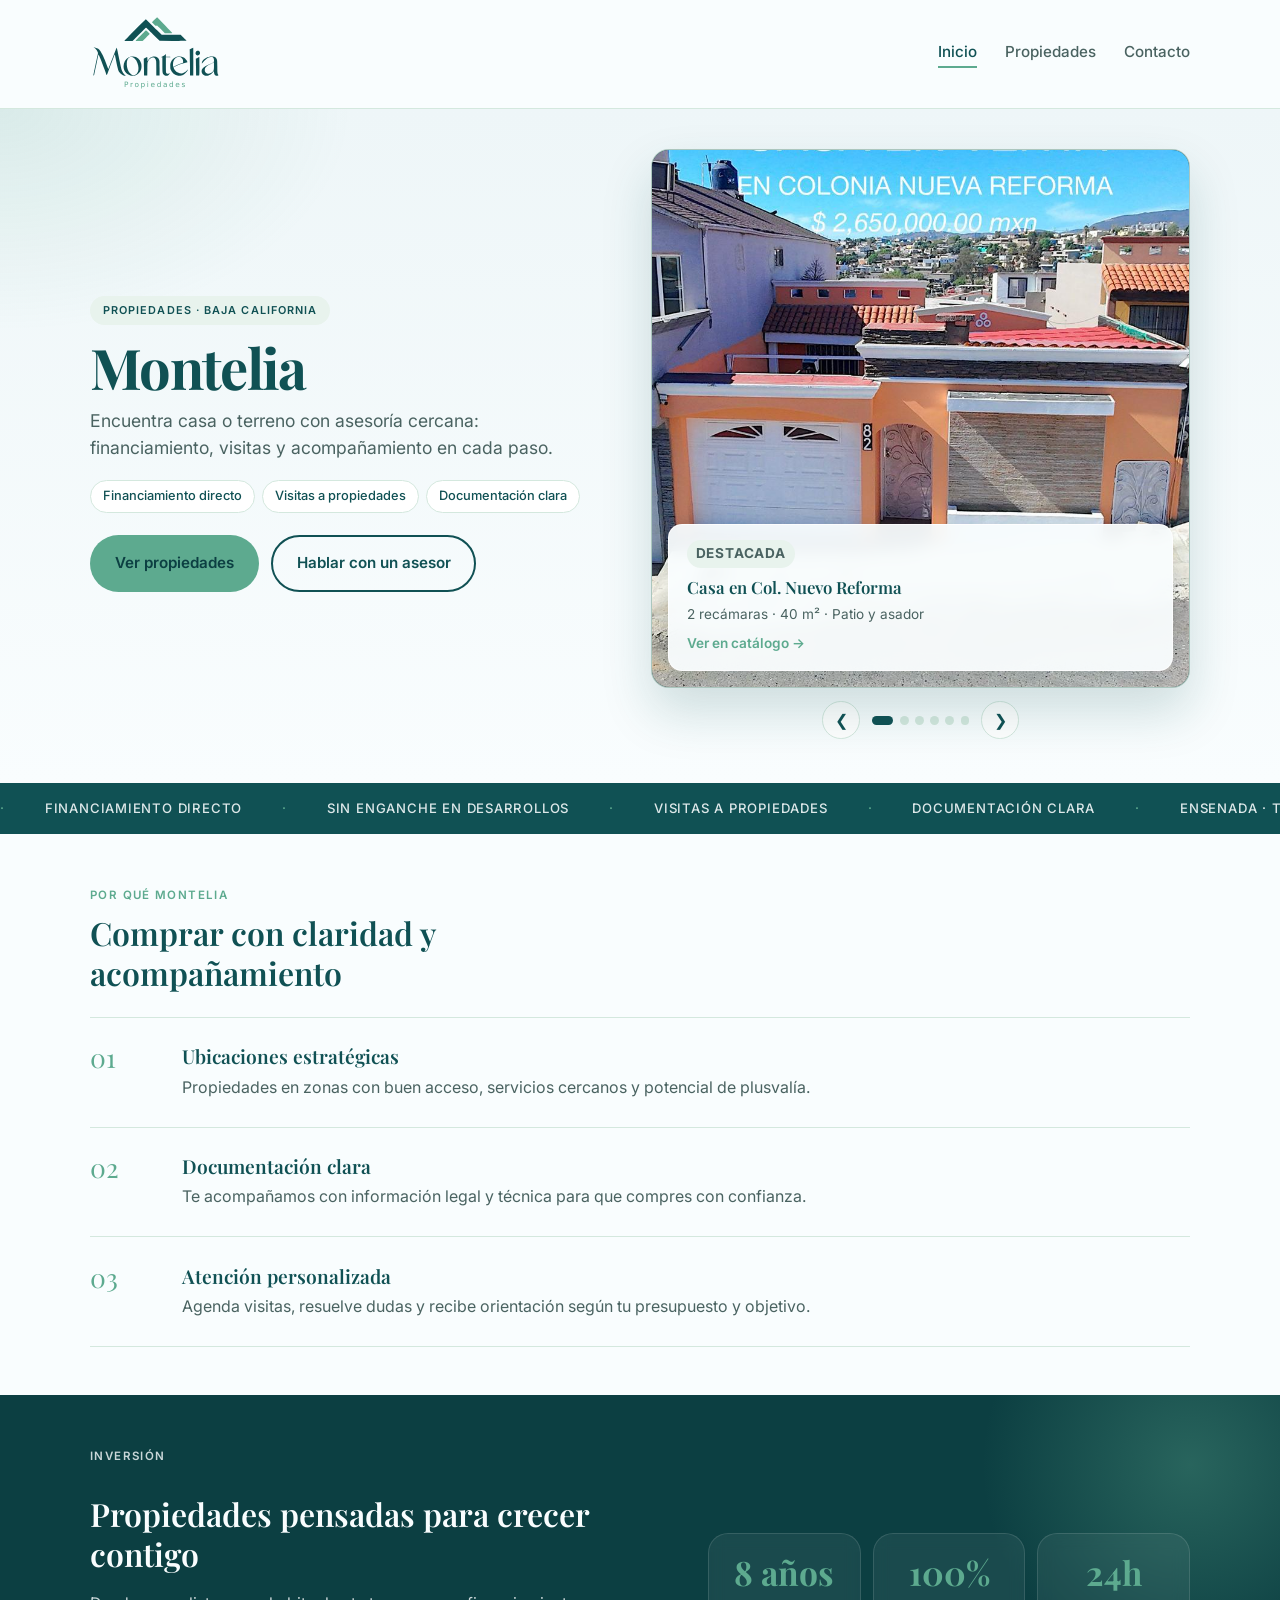
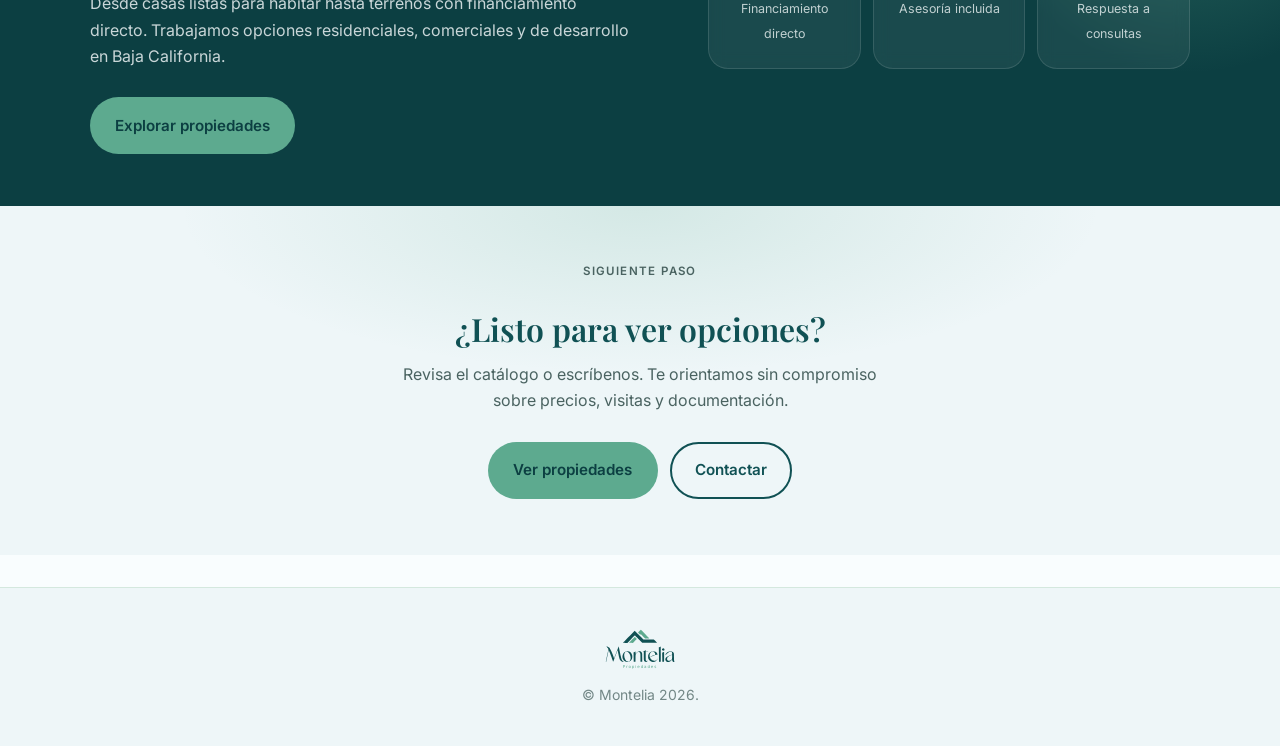
<file: index.html>
<!DOCTYPE html>
<html lang="es">
<head>
  <meta charset="UTF-8">
  <meta name="viewport" content="width=device-width, initial-scale=1.0">
  <meta name="description" content="Montelia. Propiedades con financiamiento directo en Baja California. Asesoría personalizada en cada etapa.">
  <title>Montelia</title>
  <link rel="icon" href="images/mtn-fav.svg?v=2" type="image/svg+xml">
  <link rel="stylesheet" href="css/style.css">
  <link rel="stylesheet" href="css/home-moderno.css">
  <link rel="preconnect" href="https://fonts.googleapis.com">
  <link rel="preconnect" href="https://fonts.gstatic.com" crossorigin>
  <link href="https://fonts.googleapis.com/css2?family=Inter:wght@400;500;600;700&family=Playfair+Display:wght@600;700&display=swap" rel="stylesheet">
</head>
<body>
  <header class="header">
    <div class="container header-inner">
      <a href="index.html" class="logo">
        <img src="images/Montelia-logo.svg" alt="Montelia">
      </a>
      <button class="nav-toggle" aria-label="Abrir menú" aria-expanded="false">
        <span></span>
        <span></span>
        <span></span>
      </button>
      <nav class="nav">
        <a href="index.html" class="nav-link active">Inicio</a>
        <a href="propiedades/index.html" class="nav-link">Propiedades</a>
        <a href="contacto/index.html" class="nav-link">Contacto</a>
      </nav>
    </div>
  </header>

  <main class="home-v2">
    <section class="v2-hero v2-hero--realty">
      <div class="container v2-hero__layout">
        <div class="v2-hero__copy">
          <p class="v2-hero__tag">Propiedades · Baja California</p>
          <h1 class="v2-hero__brand">Montelia</h1>
          <p class="v2-hero__lead">
            Encuentra casa o terreno con asesoría cercana: financiamiento, visitas y acompañamiento en cada paso.
          </p>
          <ul class="v2-hero__perks">
            <li>Financiamiento directo</li>
            <li>Visitas a propiedades</li>
            <li>Documentación clara</li>
          </ul>
          <div class="v2-hero__actions">
            <a href="propiedades/index.html" class="v2-btn v2-btn--primary">Ver propiedades</a>
            <a href="contacto/index.html" class="v2-btn v2-btn--outline">Hablar con un asesor</a>
          </div>
        </div>

        <div class="v2-hero__visual" data-hero-slider>
          <div class="v2-hero__slides">
            <article class="v2-hero__slide is-active">
              <figure class="v2-hero__photo">
                <img src="images/nvo_reforma/ref_prin.jpeg" alt="Casa en venta en Col. Nuevo Reforma">
              </figure>
              <a href="propiedades/index.html" class="v2-hero__listing">
                <span class="v2-hero__listing-badge">Destacada</span>
                <strong>Casa en Col. Nuevo Reforma</strong>
                <span>2 recámaras · 40 m² · Patio y asador</span>
                <em>Ver en catálogo →</em>
              </a>
            </article>
            <article class="v2-hero__slide">
              <figure class="v2-hero__photo">
                <img src="images/ruvareal/ruvareal-1.jpeg" alt="Terrenos en Fincas Ruvareal, Ojos Negros">
              </figure>
              <a href="propiedades/index.html" class="v2-hero__listing">
                <span class="v2-hero__listing-badge">Destacada</span>
                <strong>Fincas Ruvareal · Ojos Negros</strong>
                <span>Desde 1,248 m² · $5,000 / mes · Sin enganche</span>
                <em>Ver en catálogo →</em>
              </a>
            </article>
            <article class="v2-hero__slide">
              <figure class="v2-hero__photo">
                <img src="images/Cuernos_venado/dji_fly_20260610_122754%E2%80%AFp.m._0107_1781120123195_photo_beautify.JPG" alt="Terrenos en Cuero de Venado, Tijuana">
              </figure>
              <a href="propiedades/index.html" class="v2-hero__listing">
                <span class="v2-hero__listing-badge">Destacada</span>
                <strong>Terrenos en Cuero de Venado</strong>
                <span>Financiamiento · Sin enganche · Tijuana</span>
                <em>Ver en catálogo →</em>
              </a>
            </article>
            <article class="v2-hero__slide">
              <figure class="v2-hero__photo">
                <img src="images/chn/IMG_0239.jpeg" alt="Predio comercial e industrial en Ensenada">
              </figure>
              <a href="propiedades/index.html" class="v2-hero__listing">
                <span class="v2-hero__listing-badge">Destacada</span>
                <strong>Predio comercial · Ensenada</strong>
                <span>1,273 m² · Listo para escriturar</span>
                <em>Ver en catálogo →</em>
              </a>
            </article>
            <article class="v2-hero__slide">
              <figure class="v2-hero__photo">
                <img src="images/encantada/dji_fly_20260721_115612_0127_1784830935716_photo_beautify.jpeg" alt="Terreno en La Encantada">
              </figure>
              <a href="propiedades/index.html" class="v2-hero__listing">
                <span class="v2-hero__listing-badge">Destacada</span>
                <strong>Terreno en La Encantada</strong>
                <span>1,945 m² · $510,000 MXN</span>
                <em>Ver en catálogo →</em>
              </a>
            </article>
            <article class="v2-hero__slide">
              <figure class="v2-hero__photo">
                <img src="images/sta_maria/573fa8db-a2d1-46aa-8524-d60a6d1aaf7b.jpeg" alt="Terrenos en Rancho Santa María">
              </figure>
              <a href="propiedades/index.html" class="v2-hero__listing">
                <span class="v2-hero__listing-badge">Destacada</span>
                <strong>Rancho Santa María</strong>
                <span>Desde 500 m² · $650 / m²</span>
                <em>Ver en catálogo →</em>
              </a>
            </article>
          </div>
          <div class="v2-hero__controls">
            <button type="button" class="v2-hero__arrow v2-hero__arrow--prev" aria-label="Propiedad anterior">&#10094;</button>
            <div class="v2-hero__dots" role="tablist" aria-label="Propiedades destacadas"></div>
            <button type="button" class="v2-hero__arrow v2-hero__arrow--next" aria-label="Propiedad siguiente">&#10095;</button>
          </div>
        </div>
      </div>
    </section>

    <div class="v2-strip" aria-hidden="true">
      <div class="v2-strip__track">
        <span>Financiamiento directo</span>
        <span>Sin enganche en desarrollos</span>
        <span>Visitas a propiedades</span>
        <span>Documentación clara</span>
        <span>Ensenada · Tijuana</span>
        <span>Financiamiento directo</span>
        <span>Sin enganche en desarrollos</span>
        <span>Visitas a propiedades</span>
        <span>Documentación clara</span>
        <span>Ensenada · Tijuana</span>
      </div>
    </div>

    <section class="v2-features">
      <div class="container">
        <p class="v2-section-label v2-reveal">Por qué Montelia</p>
        <h2 class="v2-reveal" style="--d: 1">Comprar con claridad y acompañamiento</h2>
        <div class="v2-feature-list">
          <article class="v2-feature v2-reveal" style="--d: 1">
            <span class="v2-feature__num" aria-hidden="true">01</span>
            <div>
              <h3>Ubicaciones estratégicas</h3>
              <p>Propiedades en zonas con buen acceso, servicios cercanos y potencial de plusvalía.</p>
            </div>
          </article>
          <article class="v2-feature v2-reveal" style="--d: 2">
            <span class="v2-feature__num" aria-hidden="true">02</span>
            <div>
              <h3>Documentación clara</h3>
              <p>Te acompañamos con información legal y técnica para que compres con confianza.</p>
            </div>
          </article>
          <article class="v2-feature v2-reveal" style="--d: 3">
            <span class="v2-feature__num" aria-hidden="true">03</span>
            <div>
              <h3>Atención personalizada</h3>
              <p>Agenda visitas, resuelve dudas y recibe orientación según tu presupuesto y objetivo.</p>
            </div>
          </article>
        </div>
      </div>
    </section>

    <section class="v2-showcase">
      <div class="container v2-showcase__grid">
        <div class="v2-reveal">
          <p class="v2-section-label">Inversión</p>
          <h2>Propiedades pensadas para crecer contigo</h2>
          <p>
            Desde casas listas para habitar hasta terrenos con financiamiento directo.
            Trabajamos opciones residenciales, comerciales y de desarrollo en Baja California.
          </p>
          <a href="propiedades/index.html" class="v2-btn v2-btn--primary">Explorar propiedades</a>
        </div>
        <div class="v2-stats">
          <article class="v2-stat v2-reveal" style="--d: 1">
            <strong>8 años</strong>
            <span>Financiamiento directo</span>
          </article>
          <article class="v2-stat v2-reveal" style="--d: 2">
            <strong>100%</strong>
            <span>Asesoría incluida</span>
          </article>
          <article class="v2-stat v2-reveal" style="--d: 3">
            <strong>24h</strong>
            <span>Respuesta a consultas</span>
          </article>
        </div>
      </div>
    </section>

    <section class="v2-closing">
      <div class="container">
        <p class="v2-section-label v2-reveal">Siguiente paso</p>
        <h2 class="v2-reveal" style="--d: 1">¿Listo para ver opciones?</h2>
        <p class="v2-reveal" style="--d: 2">
          Revisa el catálogo o escríbenos. Te orientamos sin compromiso sobre precios, visitas y documentación.
        </p>
        <div class="v2-closing__actions v2-reveal" style="--d: 3">
          <a href="propiedades/index.html" class="v2-btn v2-btn--primary">Ver propiedades</a>
          <a href="contacto/index.html" class="v2-btn v2-btn--ghost">Contactar</a>
        </div>
      </div>
    </section>
  </main>

  <footer class="footer">
    <div class="container footer-inner">
      <a href="index.html" class="footer-logo">
        <img src="images/Montelia-logo.svg" alt="Montelia">
      </a>
      <p class="footer-copy">&copy; Montelia 2026.</p>
    </div>
  </footer>

  <script src="js/main.js"></script>
  <script>
    document.querySelectorAll(".v2-reveal").forEach((el) => {
      const io = new IntersectionObserver(
        (entries) => {
          entries.forEach((entry) => {
            if (!entry.isIntersecting) return;
            entry.target.classList.add("is-visible");
            io.unobserve(entry.target);
          });
        },
        { threshold: 0.15, rootMargin: "0px 0px -30px 0px" }
      );
      io.observe(el);
    });

    (function initHeroSlider() {
      const root = document.querySelector("[data-hero-slider]");
      if (!root) return;

      const slides = Array.from(root.querySelectorAll(".v2-hero__slide"));
      const dotsWrap = root.querySelector(".v2-hero__dots");
      const btnPrev = root.querySelector(".v2-hero__arrow--prev");
      const btnNext = root.querySelector(".v2-hero__arrow--next");
      if (!slides.length || !dotsWrap) return;

      let index = 0;
      let timer = null;
      const reduceMotion = window.matchMedia("(prefers-reduced-motion: reduce)").matches;

      slides.forEach((_, i) => {
        const dot = document.createElement("button");
        dot.type = "button";
        dot.className = "v2-hero__dot" + (i === 0 ? " is-active" : "");
        dot.setAttribute("aria-label", "Ir a propiedad " + (i + 1));
        dot.addEventListener("click", () => goTo(i, true));
        dotsWrap.appendChild(dot);
      });

      const dots = Array.from(dotsWrap.querySelectorAll(".v2-hero__dot"));

      function goTo(next, userAction) {
        index = (next + slides.length) % slides.length;
        slides.forEach((slide, i) => {
          slide.classList.toggle("is-active", i === index);
        });
        dots.forEach((dot, i) => {
          dot.classList.toggle("is-active", i === index);
        });
        if (userAction) restart();
      }

      function next() {
        goTo(index + 1);
      }

      function prev() {
        goTo(index - 1, true);
      }

      function restart() {
        if (reduceMotion) return;
        clearInterval(timer);
        timer = setInterval(next, 5000);
      }

      btnPrev?.addEventListener("click", prev);
      btnNext?.addEventListener("click", () => goTo(index + 1, true));

      root.addEventListener("mouseenter", () => clearInterval(timer));
      root.addEventListener("mouseleave", restart);

      restart();
    })();
  </script>
</body>
</html>
</file>
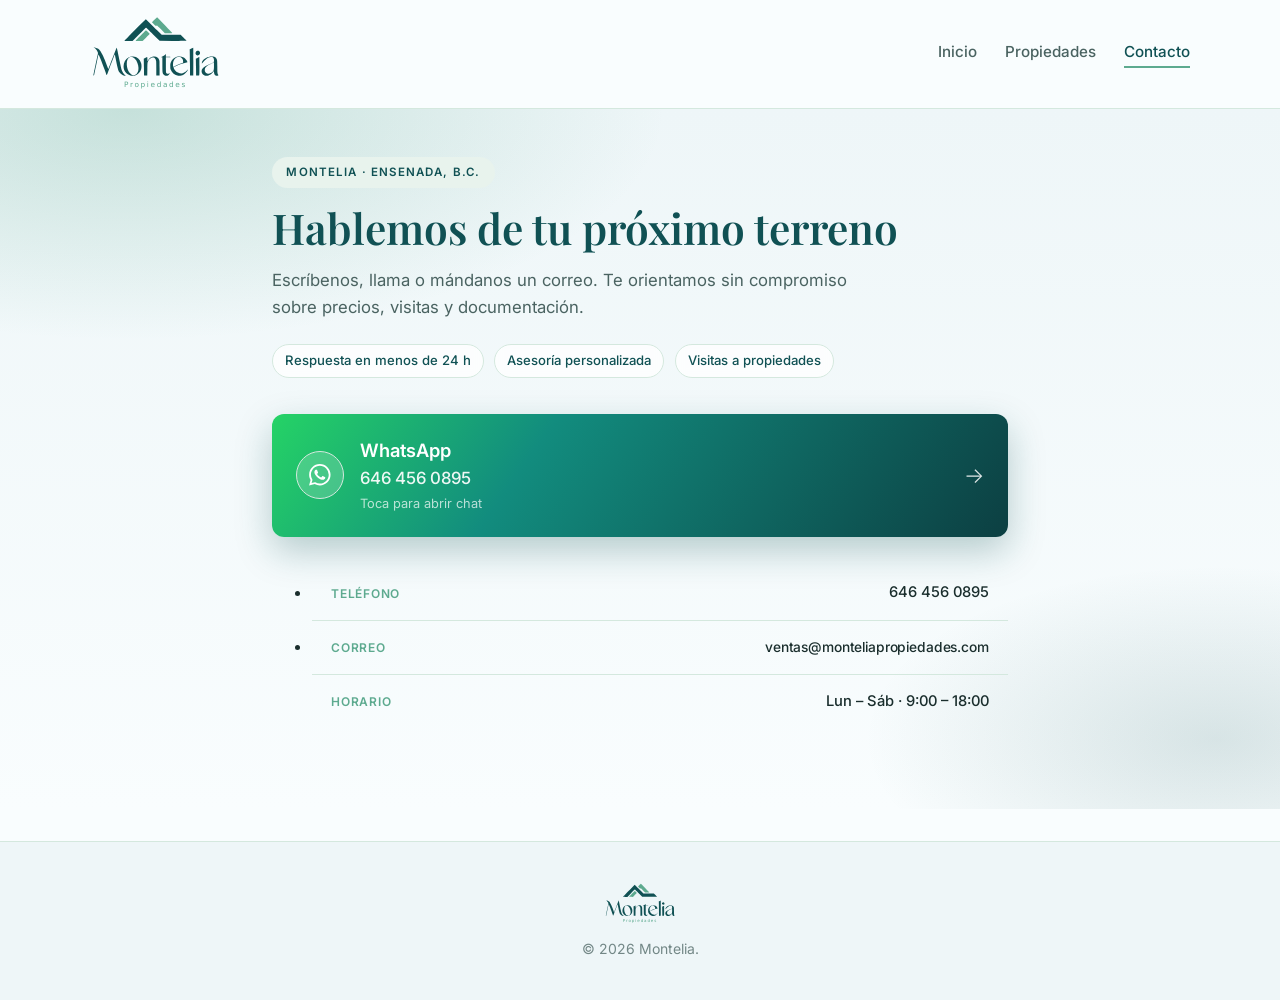
<file: contacto/index.html>
<!DOCTYPE html>
<html lang="es">
<head>
  <meta charset="UTF-8">
  <meta name="viewport" content="width=device-width, initial-scale=1.0">
  <meta name="description" content="Contacta con Montelia para información sobre terrenos en venta.">
  <title>Contacto | Montelia</title>
  <link rel="icon" href="../images/mtn-fav.svg?v=2" type="image/svg+xml">
  <link rel="stylesheet" href="../css/style.css">
  <link rel="preconnect" href="https://fonts.googleapis.com">
  <link rel="preconnect" href="https://fonts.gstatic.com" crossorigin>
  <link href="https://fonts.googleapis.com/css2?family=Inter:wght@400;500;600&family=Playfair+Display:wght@600;700&display=swap" rel="stylesheet">
</head>
<body>
  <header class="header">
    <div class="container header-inner">
      <a href="../index.html" class="logo">
        <img src="../images/Montelia-logo.svg" alt="Montelia">
      </a>
      <button class="nav-toggle" aria-label="Abrir menú" aria-expanded="false">
        <span></span>
        <span></span>
        <span></span>
      </button>
      <nav class="nav">
        <a href="../index.html" class="nav-link">Inicio</a>
        <a href="../propiedades/index.html" class="nav-link">Propiedades</a>
        <a href="../contacto/index.html" class="nav-link active">Contacto</a>
      </nav>
    </div>
  </header>

  <main class="contact-page">
    <section class="contact-hero">
      <div class="contact-hero__bg" aria-hidden="true"></div>
      <div class="container contact-hero__inner">
        <header class="contact-hero__head">
          <p class="contact-hero__tag">Montelia · Ensenada, B.C.</p>
          <h1>Hablemos de tu próximo terreno</h1>
          <p class="contact-hero__lead">Escríbenos, llama o mándanos un correo. Te orientamos sin compromiso sobre precios, visitas y documentación.</p>
          <ul class="contact-hero__perks">
            <li>Respuesta en menos de 24 h</li>
            <li>Asesoría personalizada</li>
            <li>Visitas a propiedades</li>
          </ul>
        </header>

        <div class="contact-channels">
          <a class="contact-channel contact-channel--whatsapp" href="https://wa.me/526464560895" target="_blank" rel="noopener noreferrer">
            <span class="contact-channel__icon" aria-hidden="true">
              <svg viewBox="0 0 24 24"><path d="M17.472 14.382c-.297-.149-1.758-.867-2.03-.967-.273-.099-.471-.148-.67.15-.197.297-.767.966-.94 1.164-.173.199-.347.223-.644.075-.297-.15-1.255-.463-2.39-1.475-.883-.788-1.48-1.761-1.653-2.059-.173-.297-.018-.458.13-.606.134-.133.298-.347.446-.52.149-.174.198-.298.298-.497.099-.198.05-.371-.025-.52-.075-.149-.669-1.612-.916-2.207-.242-.579-.487-.5-.669-.51-.173-.008-.371-.01-.57-.01-.198 0-.52.074-.792.372-.272.297-1.04 1.016-1.04 2.479 0 1.462 1.065 2.875 1.213 3.074.149.198 2.096 3.2 5.077 4.487.709.306 1.262.489 1.694.625.712.227 1.36.195 1.871.118.571-.085 1.758-.719 2.006-1.413.248-.694.248-1.289.173-1.413-.074-.124-.272-.198-.57-.347m-5.421 7.403h-.004a9.87 9.87 0 01-5.031-1.378l-.361-.214-3.741.982.998-3.648-.235-.374a9.86 9.86 0 01-1.51-5.26c.001-5.45 4.436-9.884 9.888-9.884 2.64 0 5.122 1.03 6.988 2.898a9.825 9.825 0 012.893 6.994c-.003 5.45-4.435 9.884-9.881 9.884m8.413-18.297A11.815 11.815 0 0012.05 0C5.495 0 .16 5.335.157 11.892c0 2.096.547 4.142 1.588 5.945L.057 24l6.305-1.654a11.882 11.882 0 005.683 1.448h.005c6.554 0 11.89-5.335 11.893-11.893a11.821 11.821 0 00-3.48-8.413z"/></svg>
            </span>
            <span class="contact-channel__content">
              <strong class="contact-channel__title">WhatsApp</strong>
              <span class="contact-channel__value">646 456 0895</span>
              <span class="contact-channel__hint">Toca para abrir chat</span>
            </span>
            <span class="contact-channel__arrow" aria-hidden="true">→</span>
          </a>

          <ul class="contact-meta">
            <li>
              <a href="tel:+526464560895">
                <span class="contact-meta__label">Teléfono</span>
                <span class="contact-meta__value">646 456 0895</span>
              </a>
            </li>
            <li>
              <a href="mailto:ventas@monteliapropiedades.ocm">
                <span class="contact-meta__label">Correo</span>
                <span class="contact-meta__value contact-meta__value--email">ventas@monteliapropiedades.com</span>
              </a>
            </li>
            <li class="contact-meta__item--static">
              <span class="contact-meta__label">Horario</span>
              <span class="contact-meta__value">Lun – Sáb · 9:00 – 18:00</span>
            </li>
          </ul>
        </div>
      </div>
    </section>
  </main>

  <footer class="footer">
    <div class="container footer-inner">
      <a href="../index.html" class="footer-logo">
        <img src="../images/Montelia-logo.svg" alt="Montelia">
      </a>
      <p class="footer-copy">&copy; 2026 Montelia.</p>
    </div>
  </footer>

  <script src="../js/main.js"></script>
</body>
</html>
</file>
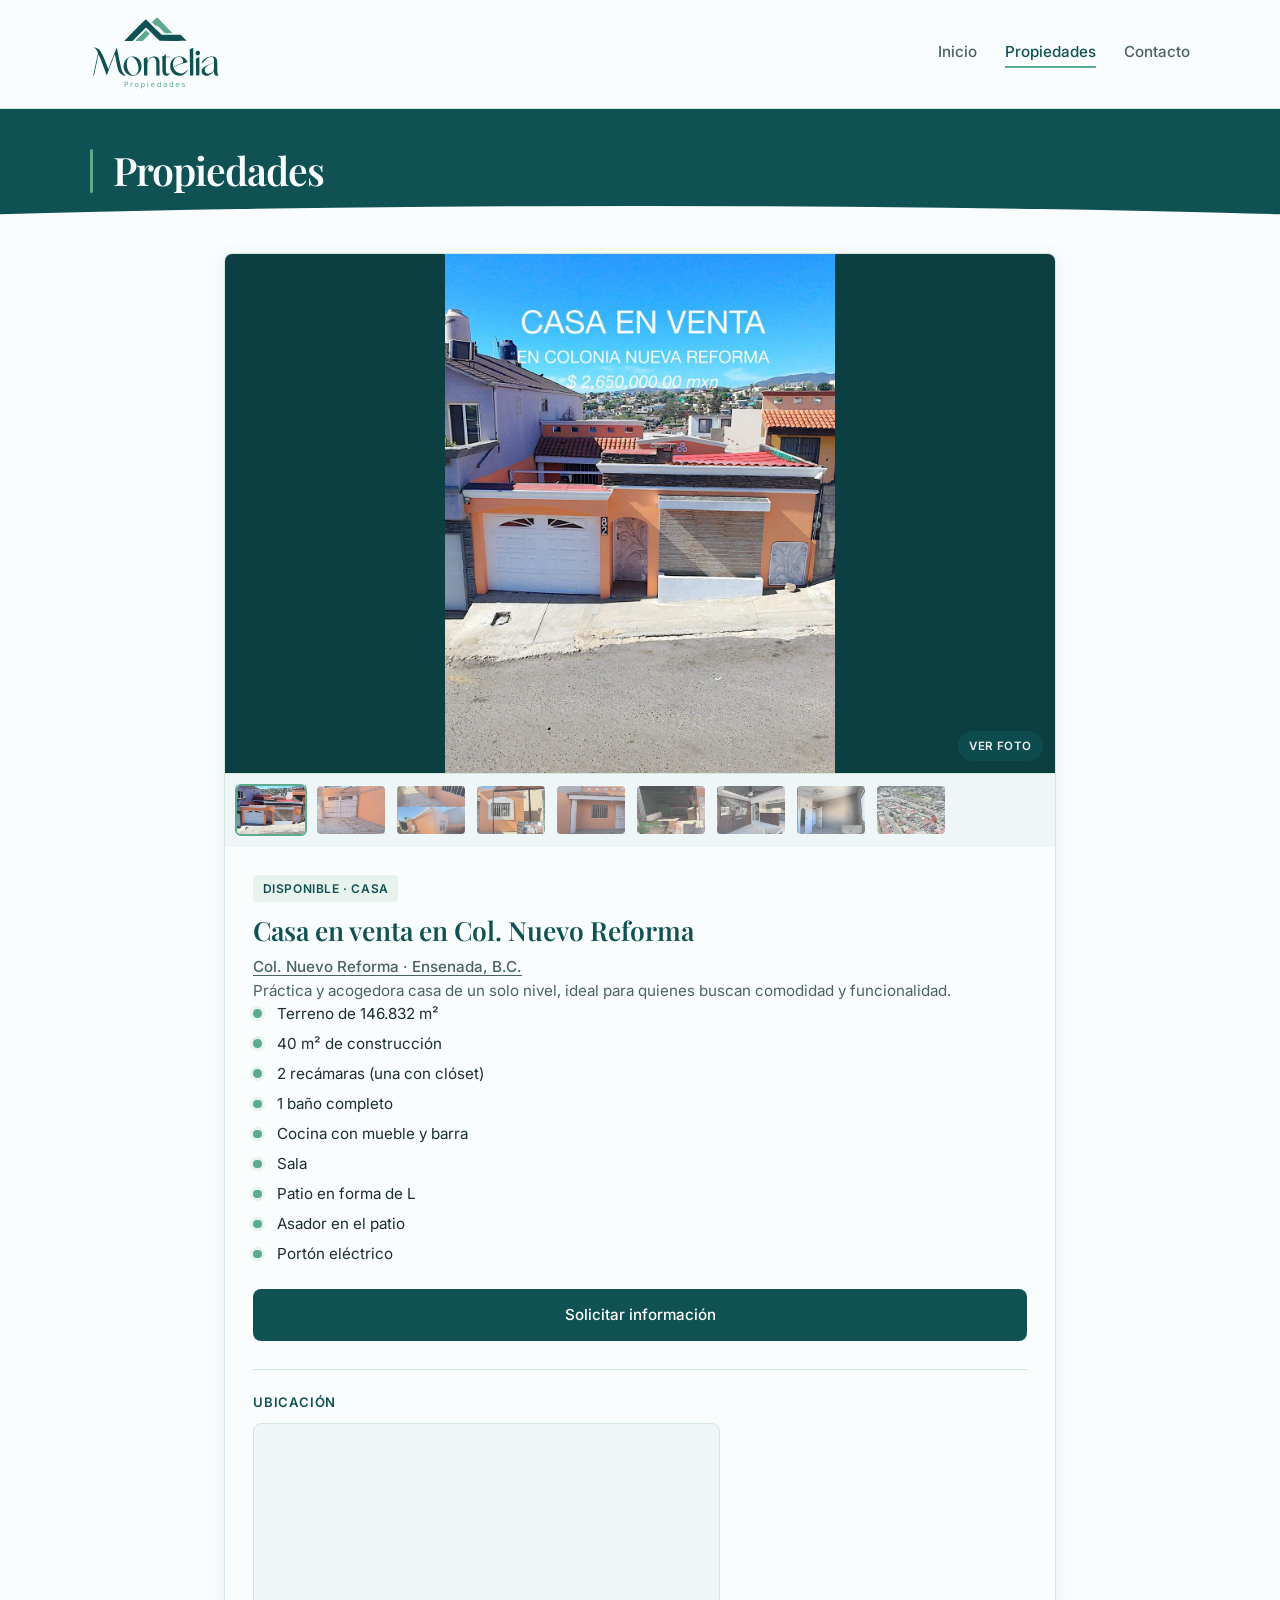
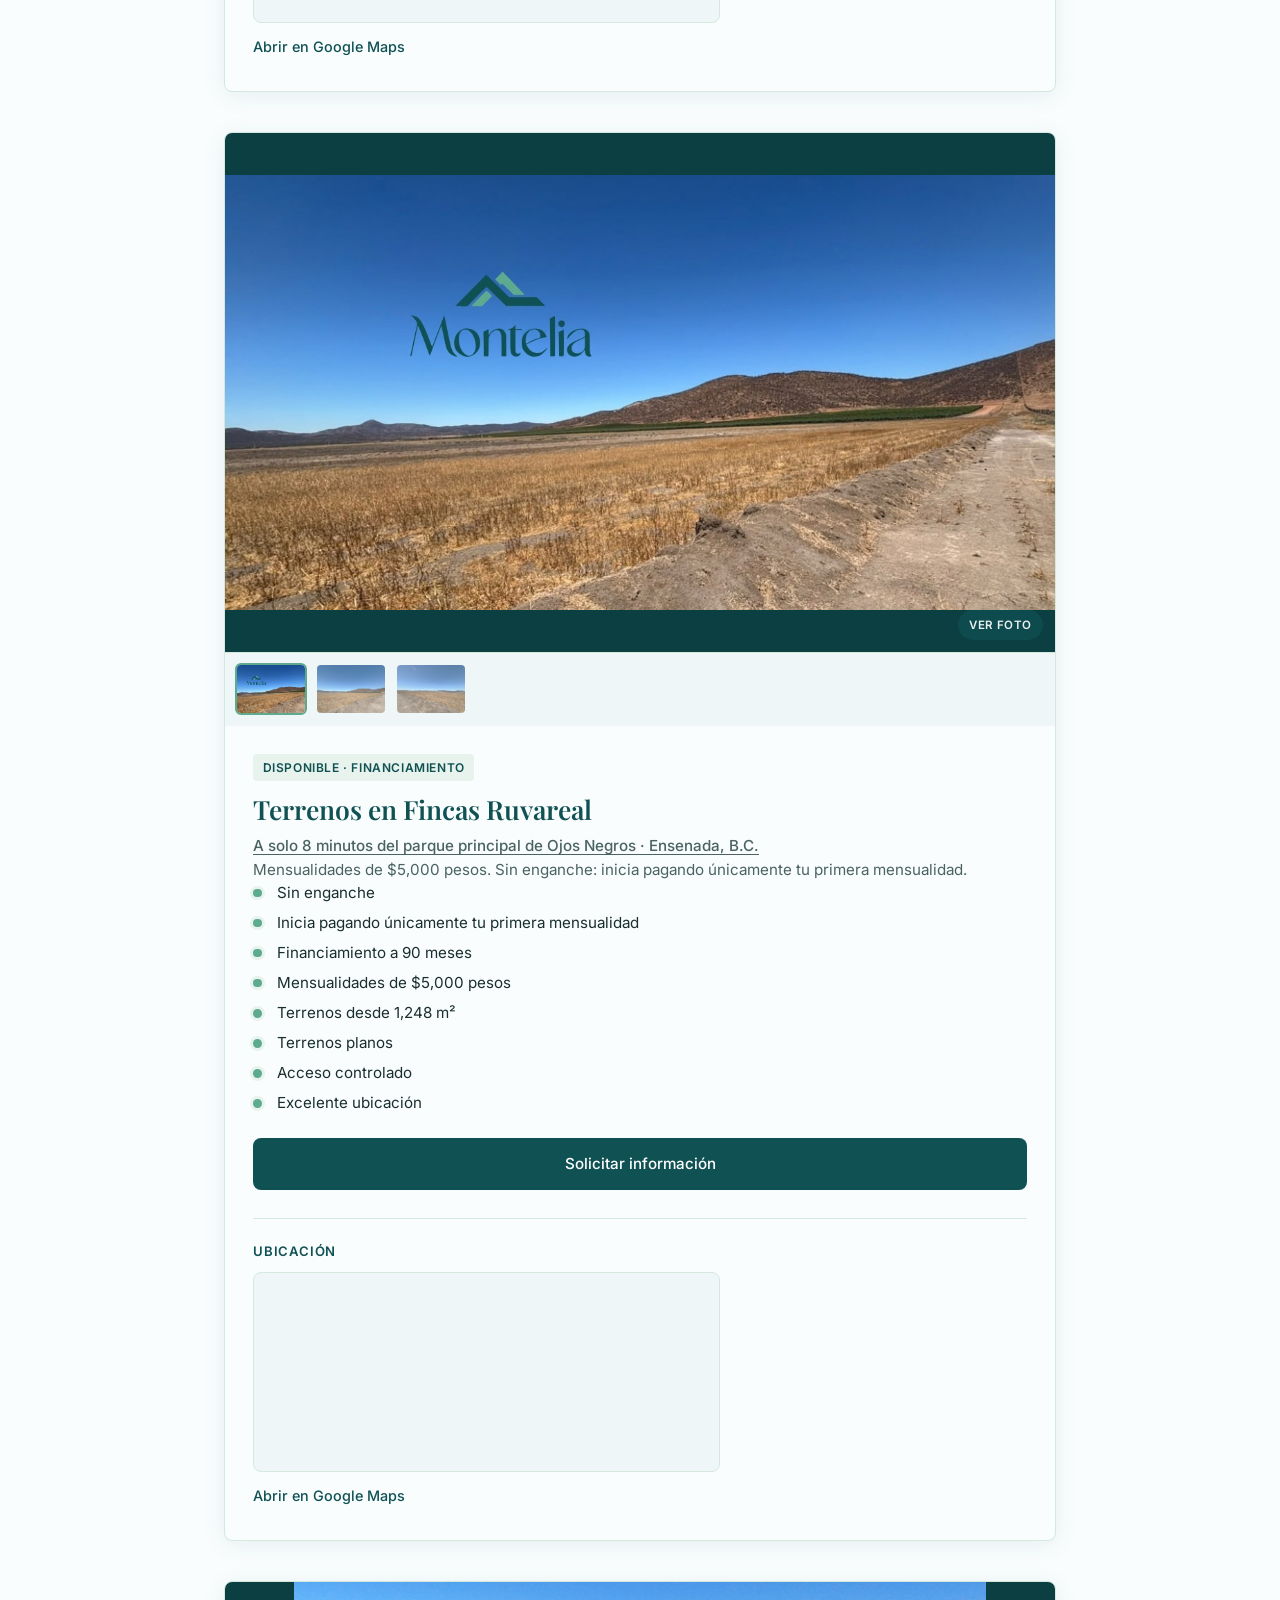
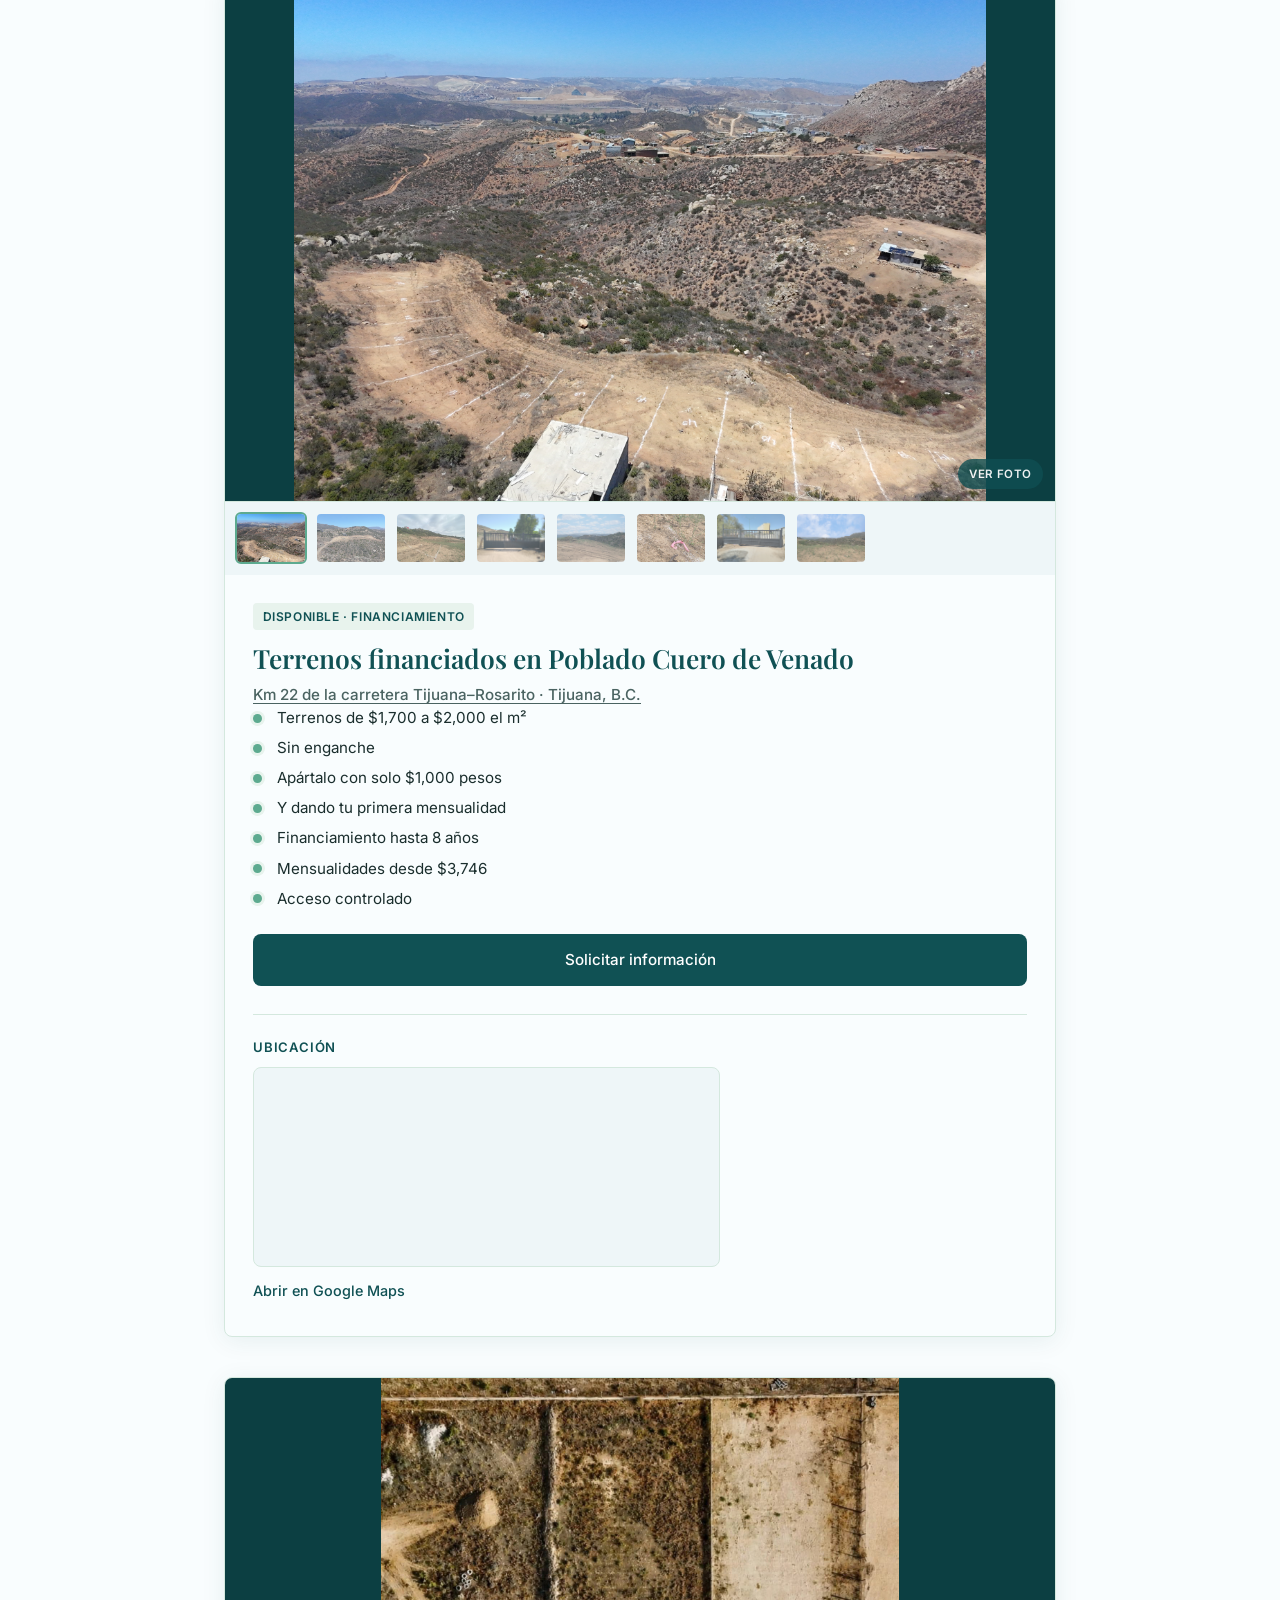
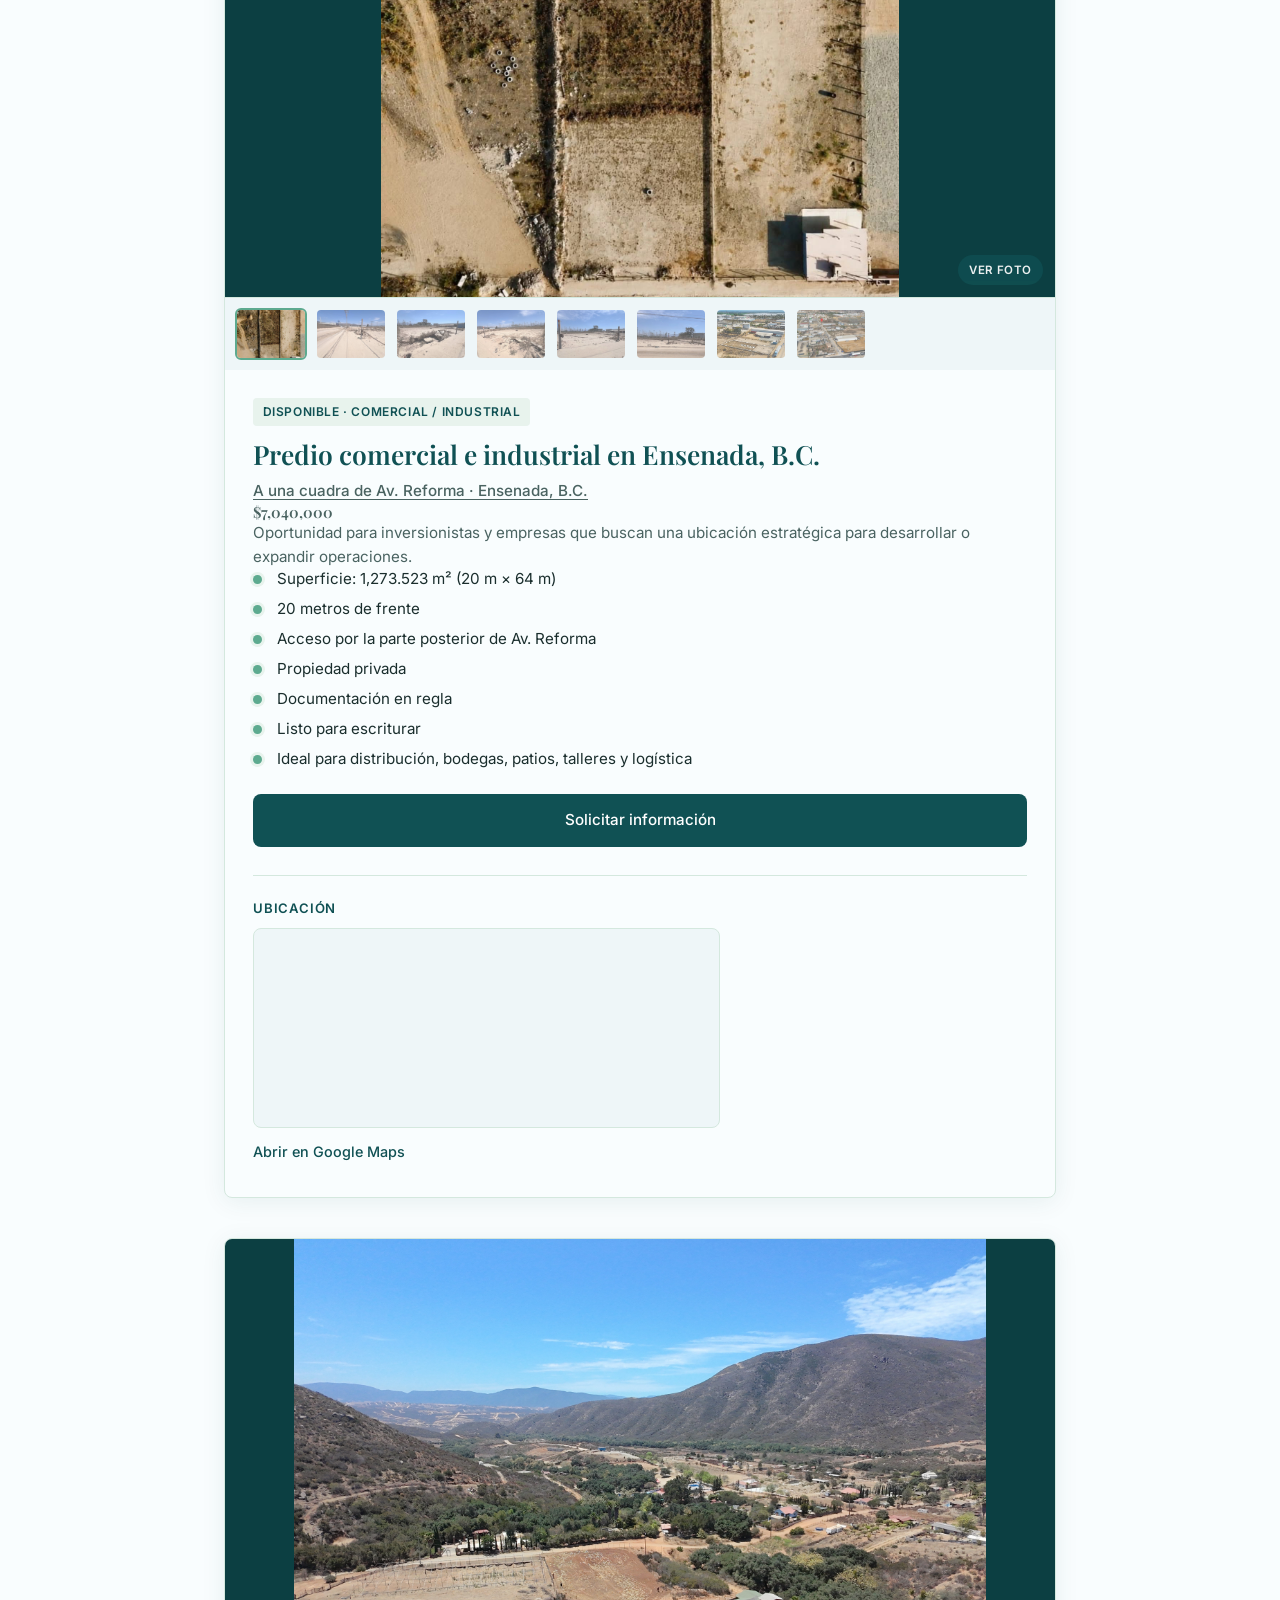
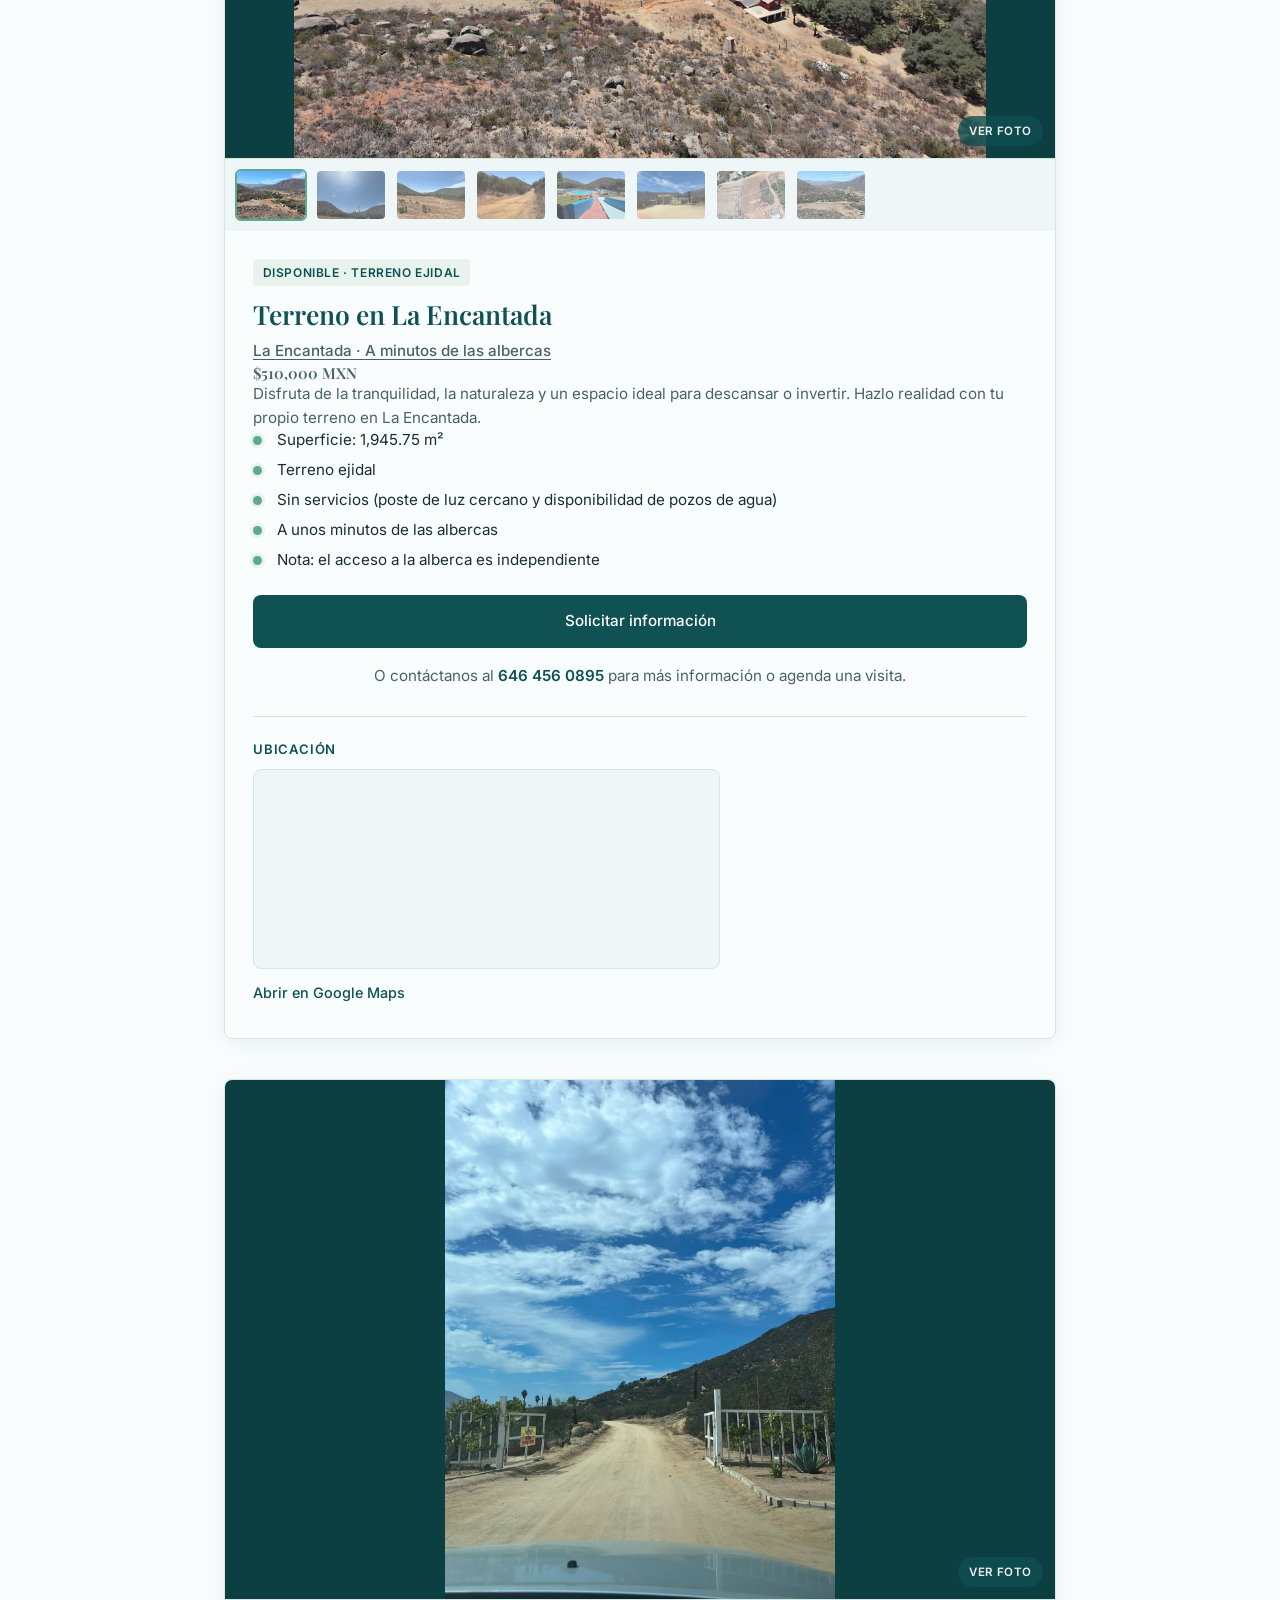
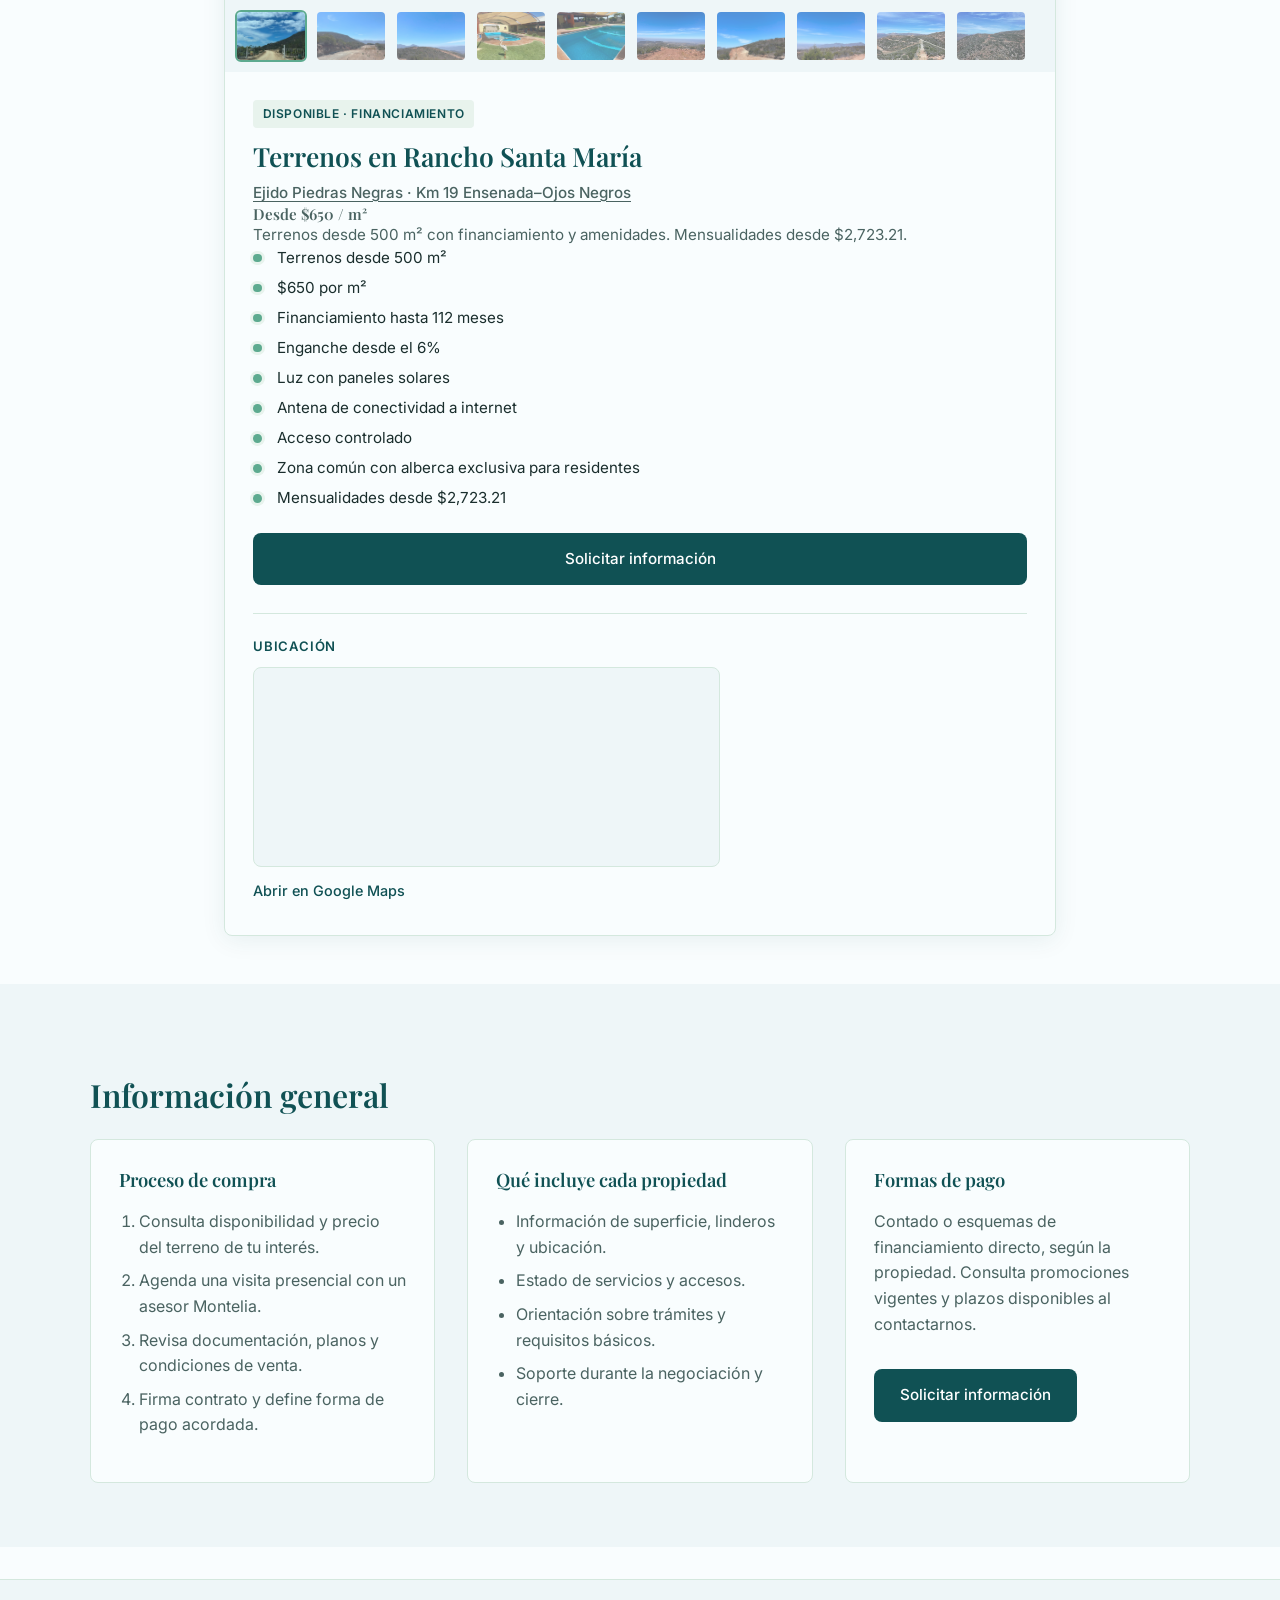
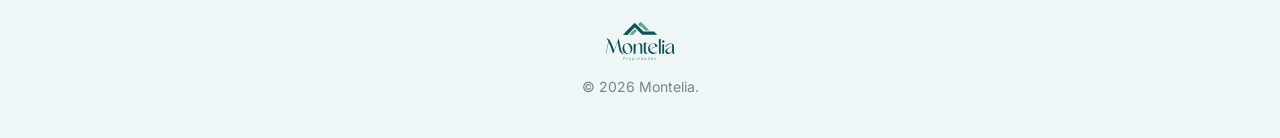
<file: propiedades/index.html>
<!DOCTYPE html>
<html lang="es">
<head>
  <meta charset="UTF-8">
  <meta name="viewport" content="width=device-width, initial-scale=1.0">
  <meta name="description" content="Propiedades en Tijuana y Ensenada, B.C. Terrenos financiados y predio comercial-industrial disponible.">
  <title>Propiedades | Montelia</title>
  <link rel="icon" href="../images/mtn-fav.svg?v=2" type="image/svg+xml">
  <link rel="stylesheet" href="../css/style.css">
  <link rel="preconnect" href="https://fonts.googleapis.com">
  <link rel="preconnect" href="https://fonts.gstatic.com" crossorigin>
  <link href="https://fonts.googleapis.com/css2?family=Inter:wght@400;500;600&family=Playfair+Display:wght@600;700&display=swap" rel="stylesheet">
</head>
<body>
  <header class="header">
    <div class="container header-inner">
      <a href="../index.html" class="logo">
        <img src="../images/Montelia-logo.svg" alt="Montelia">
      </a>
      <button class="nav-toggle" aria-label="Abrir menú" aria-expanded="false">
        <span></span>
        <span></span>
        <span></span>
      </button>
      <nav class="nav">
        <a href="../index.html" class="nav-link">Inicio</a>
        <a href="../propiedades/index.html" class="nav-link active">Propiedades</a>
        <a href="../contacto/index.html" class="nav-link">Contacto</a>
      </nav>
    </div>
  </header>

  <main class="properties-page">
    <section class="properties-banner" aria-labelledby="properties-heading">
      <div class="container properties-banner__inner">
        <div class="properties-banner__copy">
          <span class="properties-banner__line" aria-hidden="true"></span>
          <h1 id="properties-heading" class="properties-banner__title">Propiedades</h1>
        </div>
      </div>
      <div class="properties-banner__curve" aria-hidden="true"></div>
    </section>

    <section class="section section-properties">
      <div class="container">
        <div class="property-list">
          <article class="property property--featured">
            <div class="property-gallery" data-property-gallery>
              <div class="property-gallery__main">
                <img src="../images/nvo_reforma/ref_prin.jpeg" alt="Casa en venta en Col. Nuevo Reforma">
              </div>
              <div class="property-gallery__thumbs" role="tablist" aria-label="Galería de fotos de la casa en Nuevo Reforma">
                <button type="button" class="property-gallery__thumb is-active" data-gallery-src="../images/nvo_reforma/ref_prin.jpeg" aria-label="Ver foto principal">
                  <img src="../images/nvo_reforma/ref_prin.jpeg" alt="">
                </button>
                <button type="button" class="property-gallery__thumb" data-gallery-src="../images/nvo_reforma/ref_ext.jpeg" aria-label="Ver exterior 1">
                  <img src="../images/nvo_reforma/ref_ext.jpeg" alt="">
                </button>
                <button type="button" class="property-gallery__thumb" data-gallery-src="../images/nvo_reforma/ref_ext%20(2).jpeg" aria-label="Ver exterior 2">
                  <img src="../images/nvo_reforma/ref_ext%20(2).jpeg" alt="">
                </button>
                <button type="button" class="property-gallery__thumb" data-gallery-src="../images/nvo_reforma/ref_ext3.jpeg" aria-label="Ver exterior 3">
                  <img src="../images/nvo_reforma/ref_ext3.jpeg" alt="">
                </button>
                <button type="button" class="property-gallery__thumb" data-gallery-src="../images/nvo_reforma/ref_ext22.jpeg" aria-label="Ver exterior 4">
                  <img src="../images/nvo_reforma/ref_ext22.jpeg" alt="">
                </button>
                <button type="button" class="property-gallery__thumb" data-gallery-src="../images/nvo_reforma/ref_euxt.jpeg" aria-label="Ver exterior 5">
                  <img src="../images/nvo_reforma/ref_euxt.jpeg" alt="">
                </button>
                <button type="button" class="property-gallery__thumb" data-gallery-src="../images/nvo_reforma/ref_int.jpeg" aria-label="Ver interior 1">
                  <img src="../images/nvo_reforma/ref_int.jpeg" alt="">
                </button>
                <button type="button" class="property-gallery__thumb" data-gallery-src="../images/nvo_reforma/ref_int2.jpeg" aria-label="Ver interior 2">
                  <img src="../images/nvo_reforma/ref_int2.jpeg" alt="">
                </button>
                <button type="button" class="property-gallery__thumb" data-gallery-src="../images/nvo_reforma/ref_air.jpeg" aria-label="Ver vista aérea">
                  <img src="../images/nvo_reforma/ref_air.jpeg" alt="">
                </button>
              </div>
            </div>
            <div class="property-body">
              <span class="property-badge">Disponible · Casa</span>
              <h2 class="property-title">Casa en venta en Col. Nuevo Reforma</h2>
              <p class="property-location">
                <a href="https://maps.app.goo.gl/8gtzxr1E9bvP5SBy9" target="_blank" rel="noopener noreferrer">Col. Nuevo Reforma · Ensenada, B.C.</a>
              </p>
              <p class="property-lead">
                Práctica y acogedora casa de un solo nivel, ideal para quienes buscan comodidad y funcionalidad.
              </p>
              <ul class="property-perks">
                <li>Terreno de 146.832 m²</li>
                <li>40 m² de construcción</li>
                <li>2 recámaras (una con clóset)</li>
                <li>1 baño completo</li>
                <li>Cocina con mueble y barra</li>
                <li>Sala</li>
                <li>Patio en forma de L</li>
                <li>Asador en el patio</li>
                <li>Portón eléctrico</li>
              </ul>
              <a href="../contacto/index.html" class="btn btn-primary">Solicitar información</a>
              <div class="property-map">
                <h3 class="property-map__title">Ubicación</h3>
                <div class="property-map__frame">
                  <iframe
                    src="https://www.google.com/maps?q=31.8840028,-116.5768362&hl=es&z=16&output=embed"
                    title="Ubicación en Google Maps — Casa en Col. Nuevo Reforma, Ensenada"
                    loading="lazy"
                    referrerpolicy="no-referrer-when-downgrade"
                    allowfullscreen
                  ></iframe>
                </div>
                <a href="https://maps.app.goo.gl/8gtzxr1E9bvP5SBy9" class="property-map__link" target="_blank" rel="noopener noreferrer">Abrir en Google Maps</a>
              </div>
            </div>
          </article>

          <article class="property property--featured">
            <div class="property-gallery" data-property-gallery>
              <div class="property-gallery__main">
                <img src="../images/ruvareal/ruvareal-1.jpeg" alt="Terrenos en Fincas Ruvareal, Ojos Negros">
              </div>
              <div class="property-gallery__thumbs" role="tablist" aria-label="Galería de fotos de Fincas Ruvareal">
                <button type="button" class="property-gallery__thumb is-active" data-gallery-src="../images/ruvareal/ruvareal-1.jpeg" aria-label="Ver foto principal">
                  <img src="../images/ruvareal/ruvareal-1.jpeg" alt="">
                </button>
                <button type="button" class="property-gallery__thumb" data-gallery-src="../images/ruvareal/ruvareal2.jpeg" aria-label="Ver foto 2">
                  <img src="../images/ruvareal/ruvareal2.jpeg" alt="">
                </button>
                <button type="button" class="property-gallery__thumb" data-gallery-src="../images/ruvareal/ruvareal3.jpeg" aria-label="Ver foto 3">
                  <img src="../images/ruvareal/ruvareal3.jpeg" alt="">
                </button>
              </div>
            </div>
            <div class="property-body">
              <span class="property-badge">Disponible · Financiamiento</span>
              <h2 class="property-title">Terrenos en Fincas Ruvareal</h2>
              <p class="property-location">
                <a href="https://maps.app.goo.gl/jPv4i8BiUvJ9b3666" target="_blank" rel="noopener noreferrer">A solo 8 minutos del parque principal de Ojos Negros · Ensenada, B.C.</a>
              </p>
              <p class="property-lead">
                Mensualidades de $5,000 pesos. Sin enganche: inicia pagando únicamente tu primera mensualidad.
              </p>
              <ul class="property-perks">
                <li>Sin enganche</li>
                <li>Inicia pagando únicamente tu primera mensualidad</li>
                <li>Financiamiento a 90 meses</li>
                <li>Mensualidades de $5,000 pesos</li>
                <li>Terrenos desde 1,248 m²</li>
                <li>Terrenos planos</li>
                <li>Acceso controlado</li>
                <li>Excelente ubicación</li>
              </ul>
              <a href="../contacto/index.html" class="btn btn-primary">Solicitar información</a>
              <div class="property-map">
                <h3 class="property-map__title">Ubicación</h3>
                <div class="property-map__frame">
                  <iframe
                    src="https://www.google.com/maps?q=31.9439375,-116.2821875&hl=es&z=16&output=embed"
                    title="Ubicación en Google Maps — Fincas Ruvareal, Ojos Negros"
                    loading="lazy"
                    referrerpolicy="no-referrer-when-downgrade"
                    allowfullscreen
                  ></iframe>
                </div>
                <a href="https://maps.app.goo.gl/jPv4i8BiUvJ9b3666" class="property-map__link" target="_blank" rel="noopener noreferrer">Abrir en Google Maps</a>
              </div>
            </div>
          </article>

          <article class="property property--featured">
            <div class="property-gallery" data-property-gallery>
              <div class="property-gallery__main">
                <img src="../images/Cuernos_venado/dji_fly_20260610_122754%E2%80%AFp.m._0107_1781120123195_photo_beautify.JPG" alt="Vista aérea del desarrollo Cuero de Venado, Tijuana">
              </div>
              <div class="property-gallery__thumbs" role="tablist" aria-label="Galería de fotos">
                <button type="button" class="property-gallery__thumb is-active" data-gallery-src="../images/Cuernos_venado/dji_fly_20260610_122754%E2%80%AFp.m._0107_1781120123195_photo_beautify.JPG" aria-label="Ver foto aérea 1">
                  <img src="../images/Cuernos_venado/dji_fly_20260610_122754%E2%80%AFp.m._0107_1781120123195_photo_beautify.JPG" alt="">
                </button>
                <button type="button" class="property-gallery__thumb" data-gallery-src="../images/Cuernos_venado/dji_fly_20260610_122606%E2%80%AFp.m._0105_1781120395262_photo_beautify.JPG" aria-label="Ver foto aérea 2">
                  <img src="../images/Cuernos_venado/dji_fly_20260610_122606%E2%80%AFp.m._0105_1781120395262_photo_beautify.JPG" alt="">
                </button>
                <button type="button" class="property-gallery__thumb" data-gallery-src="../images/Cuernos_venado/IMG_0299.jpeg" aria-label="Ver foto 3">
                  <img src="../images/Cuernos_venado/IMG_0299.jpeg" alt="">
                </button>
                <button type="button" class="property-gallery__thumb" data-gallery-src="../images/Cuernos_venado/e9bcbdd7-81e6-45cb-9c24-f1a8f92e767e.JPG" aria-label="Ver foto 4">
                  <img src="../images/Cuernos_venado/e9bcbdd7-81e6-45cb-9c24-f1a8f92e767e.JPG" alt="">
                </button>
                <button type="button" class="property-gallery__thumb" data-gallery-src="../images/Cuernos_venado/70ca81f8-2db9-4ef1-a8fb-3a5430807857.JPG" aria-label="Ver foto 5">
                  <img src="../images/Cuernos_venado/70ca81f8-2db9-4ef1-a8fb-3a5430807857.JPG" alt="">
                </button>
                <button type="button" class="property-gallery__thumb" data-gallery-src="../images/Cuernos_venado/IMG_0297.jpeg" aria-label="Ver foto 6">
                  <img src="../images/Cuernos_venado/IMG_0297.jpeg" alt="">
                </button>
                <button type="button" class="property-gallery__thumb" data-gallery-src="../images/Cuernos_venado/2d25c037-4fee-4122-ac1b-982c245f6fe5.JPG" aria-label="Ver foto 7">
                  <img src="../images/Cuernos_venado/2d25c037-4fee-4122-ac1b-982c245f6fe5.JPG" alt="">
                </button>
                <button type="button" class="property-gallery__thumb" data-gallery-src="../images/Cuernos_venado/6e31fc76-cc71-4d53-994f-b3aaf182184d.JPG" aria-label="Ver foto 8">
                  <img src="../images/Cuernos_venado/6e31fc76-cc71-4d53-994f-b3aaf182184d.JPG" alt="">
                </button>
              </div>
            </div>
            <div class="property-body">
              <span class="property-badge">Disponible · Financiamiento</span>
              <h2 class="property-title">Terrenos financiados en Poblado Cuero de Venado</h2>
              <p class="property-location">
                <a href="https://www.google.com/maps?q=32.395763,-116.906097" target="_blank" rel="noopener noreferrer">Km 22 de la carretera Tijuana–Rosarito · Tijuana, B.C.</a>
              </p>
              <ul class="property-perks">
                <li>Terrenos de $1,700 a $2,000 el m²</li>
                <li>Sin enganche</li>
                <li>Apártalo con solo $1,000 pesos</li>
                <li>Y dando tu primera mensualidad</li>
                <li>Financiamiento hasta 8 años</li>
                <li>Mensualidades desde $3,746</li>
                <li>Acceso controlado</li>
              </ul>
              <a href="../contacto/index.html" class="btn btn-primary">Solicitar información</a>
              <div class="property-map">
                <h3 class="property-map__title">Ubicación</h3>
                <div class="property-map__frame">
                  <iframe
                    src="https://www.google.com/maps?q=32.395763,-116.906097&hl=es&z=16&output=embed"
                    title="Ubicación en Google Maps — Cuero de Venado, Tijuana"
                    loading="lazy"
                    referrerpolicy="no-referrer-when-downgrade"
                    allowfullscreen
                  ></iframe>
                </div>
                <a href="https://www.google.com/maps?q=32.395763,-116.906097" class="property-map__link" target="_blank" rel="noopener noreferrer">Abrir en Google Maps</a>
              </div>
            </div>
          </article>

          <article class="property property--featured">
            <div class="property-gallery" data-property-gallery>
              <div class="property-gallery__main">
                <img src="../images/chn/IMG_0239.jpeg" alt="Predio comercial e industrial en Ensenada, B.C.">
              </div>
              <div class="property-gallery__thumbs" role="tablist" aria-label="Galería de fotos del predio en Ensenada">
                <button type="button" class="property-gallery__thumb is-active" data-gallery-src="../images/chn/IMG_0239.jpeg" aria-label="Ver foto 1">
                  <img src="../images/chn/IMG_0239.jpeg" alt="">
                </button>
                <button type="button" class="property-gallery__thumb" data-gallery-src="../images/chn/IMG_0240.jpeg" aria-label="Ver foto 2">
                  <img src="../images/chn/IMG_0240.jpeg" alt="">
                </button>
                <button type="button" class="property-gallery__thumb" data-gallery-src="../images/chn/IMG_0241.jpeg" aria-label="Ver foto 3">
                  <img src="../images/chn/IMG_0241.jpeg" alt="">
                </button>
                <button type="button" class="property-gallery__thumb" data-gallery-src="../images/chn/IMG_0242.jpeg" aria-label="Ver foto 4">
                  <img src="../images/chn/IMG_0242.jpeg" alt="">
                </button>
                <button type="button" class="property-gallery__thumb" data-gallery-src="../images/chn/IMG_0243.jpeg" aria-label="Ver foto 5">
                  <img src="../images/chn/IMG_0243.jpeg" alt="">
                </button>
                <button type="button" class="property-gallery__thumb" data-gallery-src="../images/chn/IMG_0244.jpeg" aria-label="Ver foto 6">
                  <img src="../images/chn/IMG_0244.jpeg" alt="">
                </button>
                <button type="button" class="property-gallery__thumb" data-gallery-src="../images/chn/1945%20m2.jpeg" aria-label="Ver plano o vista 7">
                  <img src="../images/chn/1945%20m2.jpeg" alt="">
                </button>
                <button type="button" class="property-gallery__thumb" data-gallery-src="../images/chn/1945%20m2%20-%203.jpeg" aria-label="Ver plano o vista 8">
                  <img src="../images/chn/1945%20m2%20-%203.jpeg" alt="">
                </button>
              </div>
            </div>
            <div class="property-body">
              <span class="property-badge">Disponible · Comercial / Industrial</span>
              <h2 class="property-title">Predio comercial e industrial en Ensenada, B.C.</h2>
              <p class="property-location">
                <a href="https://maps.app.goo.gl/YPEQLbEawDyT6b7n7" target="_blank" rel="noopener noreferrer">A una cuadra de Av. Reforma · Ensenada, B.C.</a>
              </p>
              <p class="property-price">$7,040,000</p>
              <p class="property-lead">
                Oportunidad para inversionistas y empresas que buscan una ubicación estratégica para desarrollar o expandir operaciones.
              </p>
              <ul class="property-perks">
                <li>Superficie: 1,273.523 m² (20 m × 64 m)</li>
                <li>20 metros de frente</li>
                <li>Acceso por la parte posterior de Av. Reforma</li>
                <li>Propiedad privada</li>
                <li>Documentación en regla</li>
                <li>Listo para escriturar</li>
                <li>Ideal para distribución, bodegas, patios, talleres y logística</li>
              </ul>
              <a href="../contacto/index.html" class="btn btn-primary">Solicitar información</a>
              <div class="property-map">
                <h3 class="property-map__title">Ubicación</h3>
                <div class="property-map__frame">
                  <iframe
                    src="https://www.google.com/maps?q=31.7786903,-116.5862542&hl=es&z=16&output=embed"
                    title="Ubicación en Google Maps — Predio comercial en Ensenada"
                    loading="lazy"
                    referrerpolicy="no-referrer-when-downgrade"
                    allowfullscreen
                  ></iframe>
                </div>
                <a href="https://maps.app.goo.gl/YPEQLbEawDyT6b7n7" class="property-map__link" target="_blank" rel="noopener noreferrer">Abrir en Google Maps</a>
              </div>
            </div>
          </article>

          <article class="property property--featured">
            <div class="property-gallery" data-property-gallery>
              <div class="property-gallery__main">
                <img src="../images/encantada/dji_fly_20260721_115612_0127_1784830935716_photo_beautify.jpeg" alt="Vista aérea del terreno en La Encantada">
              </div>
              <div class="property-gallery__thumbs" role="tablist" aria-label="Galería de fotos de La Encantada">
                <button type="button" class="property-gallery__thumb is-active" data-gallery-src="../images/encantada/dji_fly_20260721_115612_0127_1784830935716_photo_beautify.jpeg" aria-label="Ver foto aérea">
                  <img src="../images/encantada/dji_fly_20260721_115612_0127_1784830935716_photo_beautify.jpeg" alt="">
                </button>
                <button type="button" class="property-gallery__thumb" data-gallery-src="../images/encantada/IMG_4938.jpeg" aria-label="Ver foto 2">
                  <img src="../images/encantada/IMG_4938.jpeg" alt="">
                </button>
                <button type="button" class="property-gallery__thumb" data-gallery-src="../images/encantada/IMG_4944.jpeg" aria-label="Ver foto 3">
                  <img src="../images/encantada/IMG_4944.jpeg" alt="">
                </button>
                <button type="button" class="property-gallery__thumb" data-gallery-src="../images/encantada/IMG_4946.jpeg" aria-label="Ver foto 4">
                  <img src="../images/encantada/IMG_4946.jpeg" alt="">
                </button>
                <button type="button" class="property-gallery__thumb" data-gallery-src="../images/encantada/IMG_4952.jpeg" aria-label="Ver foto 5">
                  <img src="../images/encantada/IMG_4952.jpeg" alt="">
                </button>
                <button type="button" class="property-gallery__thumb" data-gallery-src="../images/encantada/IMG_4959.jpeg" aria-label="Ver foto 6">
                  <img src="../images/encantada/IMG_4959.jpeg" alt="">
                </button>
                <button type="button" class="property-gallery__thumb" data-gallery-src="../images/encantada/1945%20m2%20-%201.jpeg" aria-label="Ver plano 1">
                  <img src="../images/encantada/1945%20m2%20-%201.jpeg" alt="">
                </button>
                <button type="button" class="property-gallery__thumb" data-gallery-src="../images/encantada/1945%20m2%20-%202.jpeg" aria-label="Ver plano 2">
                  <img src="../images/encantada/1945%20m2%20-%202.jpeg" alt="">
                </button>
              </div>
            </div>
            <div class="property-body">
              <span class="property-badge">Disponible · Terreno ejidal</span>
              <h2 class="property-title">Terreno en La Encantada</h2>
              <p class="property-location">
                <a href="https://maps.app.goo.gl/hkkmo5iX3MNRKo4Q9" target="_blank" rel="noopener noreferrer">La Encantada · A minutos de las albercas</a>
              </p>
              <p class="property-price">$510,000 MXN</p>
              <p class="property-lead">
                Disfruta de la tranquilidad, la naturaleza y un espacio ideal para descansar o invertir. Hazlo realidad con tu propio terreno en La Encantada.
              </p>
              <ul class="property-perks">
                <li>Superficie: 1,945.75 m²</li>
                <li>Terreno ejidal</li>
                <li>Sin servicios (poste de luz cercano y disponibilidad de pozos de agua)</li>
                <li>A unos minutos de las albercas</li>
                <li>Nota: el acceso a la alberca es independiente</li>
              </ul>
              <a href="../contacto/index.html" class="btn btn-primary">Solicitar información</a>
              <p class="property-contact-note">
                O contáctanos al <a href="tel:+526464560895">646 456 0895</a> para más información o agenda una visita.
              </p>
              <div class="property-map">
                <h3 class="property-map__title">Ubicación</h3>
                <div class="property-map__frame">
                  <iframe
                    src="https://www.google.com/maps?q=31.9377591,-116.5297904&hl=es&z=16&output=embed"
                    title="Ubicación en Google Maps — Terreno en La Encantada"
                    loading="lazy"
                    referrerpolicy="no-referrer-when-downgrade"
                    allowfullscreen
                  ></iframe>
                </div>
                <a href="https://maps.app.goo.gl/hkkmo5iX3MNRKo4Q9" class="property-map__link" target="_blank" rel="noopener noreferrer">Abrir en Google Maps</a>
              </div>
            </div>
          </article>

          <article class="property property--featured">
            <div class="property-gallery" data-property-gallery>
              <div class="property-gallery__main">
                <img src="../images/sta_maria/573fa8db-a2d1-46aa-8524-d60a6d1aaf7b.jpeg" alt="Terrenos en Rancho Santa María, Ensenada">
              </div>
              <div class="property-gallery__thumbs" role="tablist" aria-label="Galería de fotos de Rancho Santa María">
                <button type="button" class="property-gallery__thumb is-active" data-gallery-src="../images/sta_maria/573fa8db-a2d1-46aa-8524-d60a6d1aaf7b.jpeg" aria-label="Ver foto 1">
                  <img src="../images/sta_maria/573fa8db-a2d1-46aa-8524-d60a6d1aaf7b.jpeg" alt="">
                </button>
                <button type="button" class="property-gallery__thumb" data-gallery-src="../images/sta_maria/a8b1f2be-cf34-4d43-908a-94362ec2213b.jpeg" aria-label="Ver foto 2">
                  <img src="../images/sta_maria/a8b1f2be-cf34-4d43-908a-94362ec2213b.jpeg" alt="">
                </button>
                <button type="button" class="property-gallery__thumb" data-gallery-src="../images/sta_maria/dfa36a4d-a075-412e-a605-a7d6b3c29b98.jpeg" aria-label="Ver foto 3">
                  <img src="../images/sta_maria/dfa36a4d-a075-412e-a605-a7d6b3c29b98.jpeg" alt="">
                </button>
                <button type="button" class="property-gallery__thumb" data-gallery-src="../images/sta_maria/10176745-253e-4b7b-94ca-7349dc66b4c3.jpeg" aria-label="Ver foto 4">
                  <img src="../images/sta_maria/10176745-253e-4b7b-94ca-7349dc66b4c3.jpeg" alt="">
                </button>
                <button type="button" class="property-gallery__thumb" data-gallery-src="../images/sta_maria/af7ab089-bae4-4b98-b379-b41779be7a07.jpeg" aria-label="Ver foto 5">
                  <img src="../images/sta_maria/af7ab089-bae4-4b98-b379-b41779be7a07.jpeg" alt="">
                </button>
                <button type="button" class="property-gallery__thumb" data-gallery-src="../images/sta_maria/76d3a52b-b9ab-4f81-b9bd-2fd5f4f95810.jpeg" aria-label="Ver foto 6">
                  <img src="../images/sta_maria/76d3a52b-b9ab-4f81-b9bd-2fd5f4f95810.jpeg" alt="">
                </button>
                <button type="button" class="property-gallery__thumb" data-gallery-src="../images/sta_maria/3f96ba6c-f068-4144-bc52-ae9cd91da952.jpeg" aria-label="Ver foto 7">
                  <img src="../images/sta_maria/3f96ba6c-f068-4144-bc52-ae9cd91da952.jpeg" alt="">
                </button>
                <button type="button" class="property-gallery__thumb" data-gallery-src="../images/sta_maria/82fa3395-3cfb-4b3c-9693-d103e0c09a37.jpeg" aria-label="Ver foto 8">
                  <img src="../images/sta_maria/82fa3395-3cfb-4b3c-9693-d103e0c09a37.jpeg" alt="">
                </button>
                <button type="button" class="property-gallery__thumb" data-gallery-src="../images/sta_maria/1ad6e3b4-15f3-4a63-a433-ef001169efaa.jpeg" aria-label="Ver foto 9">
                  <img src="../images/sta_maria/1ad6e3b4-15f3-4a63-a433-ef001169efaa.jpeg" alt="">
                </button>
                <button type="button" class="property-gallery__thumb" data-gallery-src="../images/sta_maria/b2deb99a-4e81-4a10-bfb1-db2c2c0fd471.jpeg" aria-label="Ver foto 10">
                  <img src="../images/sta_maria/b2deb99a-4e81-4a10-bfb1-db2c2c0fd471.jpeg" alt="">
                </button>
              </div>
            </div>
            <div class="property-body">
              <span class="property-badge">Disponible · Financiamiento</span>
              <h2 class="property-title">Terrenos en Rancho Santa María</h2>
              <p class="property-location">
                <a href="https://maps.app.goo.gl/h38BzTsaVPHY99JE9" target="_blank" rel="noopener noreferrer">Ejido Piedras Negras · Km 19 Ensenada–Ojos Negros</a>
              </p>
              <p class="property-price">Desde $650 / m²</p>
              <p class="property-lead">
                Terrenos desde 500 m² con financiamiento y amenidades. Mensualidades desde $2,723.21.
              </p>
              <ul class="property-perks">
                <li>Terrenos desde 500 m²</li>
                <li>$650 por m²</li>
                <li>Financiamiento hasta 112 meses</li>
                <li>Enganche desde el 6%</li>
                <li>Luz con paneles solares</li>
                <li>Antena de conectividad a internet</li>
                <li>Acceso controlado</li>
                <li>Zona común con alberca exclusiva para residentes</li>
                <li>Mensualidades desde $2,723.21</li>
              </ul>
              <a href="../contacto/index.html" class="btn btn-primary">Solicitar información</a>
              <div class="property-map">
                <h3 class="property-map__title">Ubicación</h3>
                <div class="property-map__frame">
                  <iframe
                    src="https://www.google.com/maps?q=31.9074032,-116.4623469&hl=es&z=16&output=embed"
                    title="Ubicación en Google Maps — Rancho Santa María"
                    loading="lazy"
                    referrerpolicy="no-referrer-when-downgrade"
                    allowfullscreen
                  ></iframe>
                </div>
                <a href="https://maps.app.goo.gl/h38BzTsaVPHY99JE9" class="property-map__link" target="_blank" rel="noopener noreferrer">Abrir en Google Maps</a>
              </div>
            </div>
          </article>
        </div>
      </div>
    </section>

    <section class="section section-alt">
      <div class="container">
        <h2>Información general</h2>
        <div class="info-grid">
          <article class="info-block">
            <h3>Proceso de compra</h3>
            <ol class="info-list">
              <li>Consulta disponibilidad y precio del terreno de tu interés.</li>
              <li>Agenda una visita presencial con un asesor Montelia.</li>
              <li>Revisa documentación, planos y condiciones de venta.</li>
              <li>Firma contrato y define forma de pago acordada.</li>
            </ol>
          </article>
          <article class="info-block">
            <h3>Qué incluye cada propiedad</h3>
            <ul class="info-list">
              <li>Información de superficie, linderos y ubicación.</li>
              <li>Estado de servicios y accesos.</li>
              <li>Orientación sobre trámites y requisitos básicos.</li>
              <li>Soporte durante la negociación y cierre.</li>
            </ul>
          </article>
          <article class="info-block">
            <h3>Formas de pago</h3>
            <p>
              Contado o esquemas de financiamiento directo, según la propiedad.
              Consulta promociones vigentes y plazos disponibles al contactarnos.
            </p>
            <a href="../contacto/index.html" class="btn btn-primary">Solicitar información</a>
          </article>
        </div>
      </div>
    </section>
  </main>

  <footer class="footer">
    <div class="container footer-inner">
      <a href="../index.html" class="footer-logo">
        <img src="../images/Montelia-logo.svg" alt="Montelia">
      </a>
      <p class="footer-copy">&copy; 2026 Montelia.</p>
    </div>
  </footer>

  <script src="../js/main.js"></script>
</body>
</html>
</file>
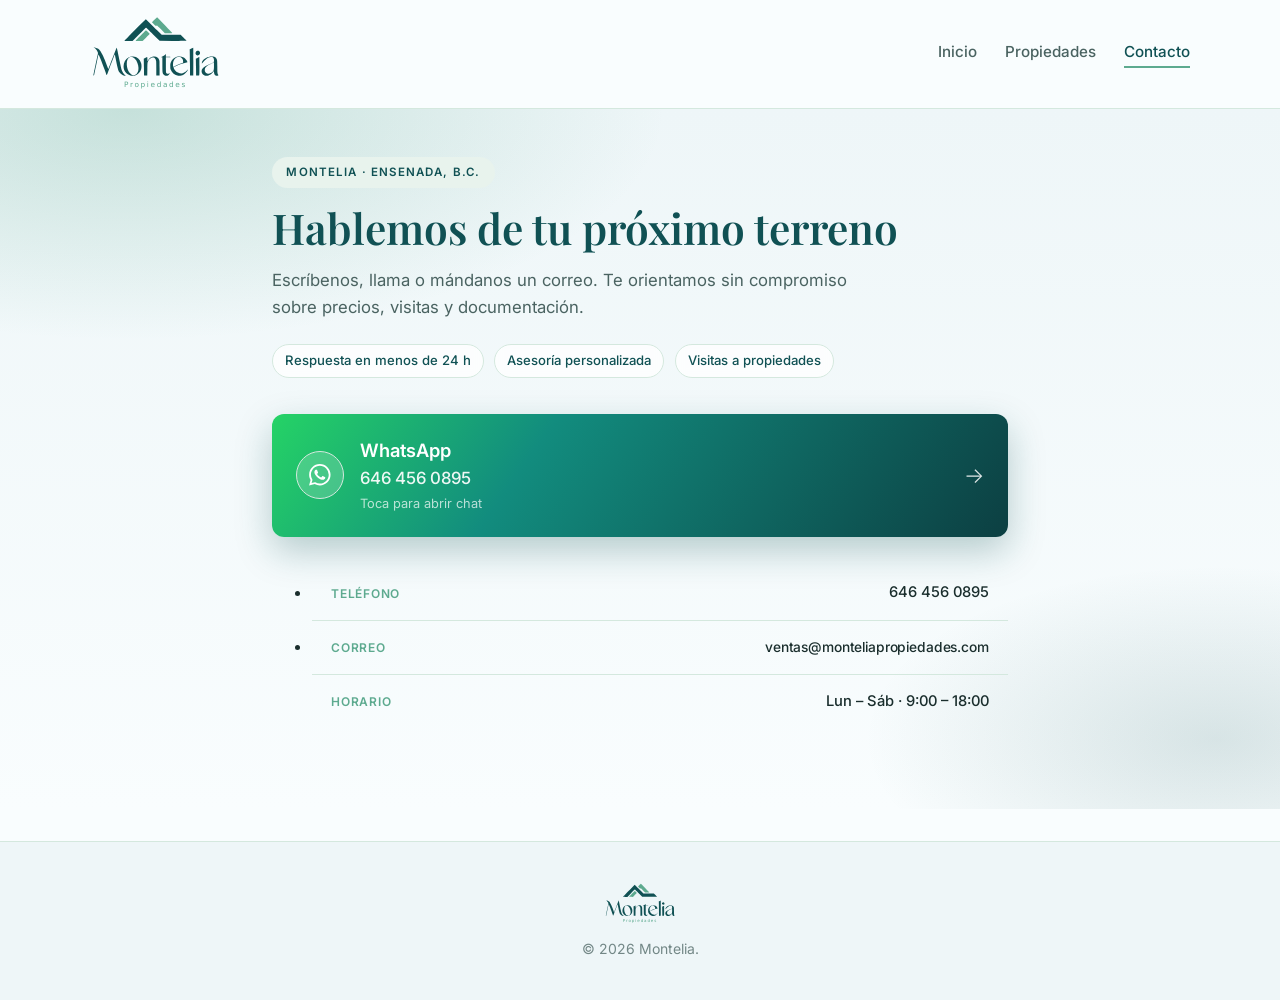
<file: contacto.html>
<!DOCTYPE html>
<html lang="es">
<head>
  <meta charset="UTF-8">
  <meta http-equiv="refresh" content="0; url=contacto/index.html">
  <link rel="canonical" href="https://monteliapropiedades.com/contacto/">
  <title>Contacto | Montelia</title>
  <script>location.replace("contacto/index.html");</script>
</head>
<body>
  <p><a href="contacto/index.html">Ir a Contacto</a></p>
</body>
</html>
</file>
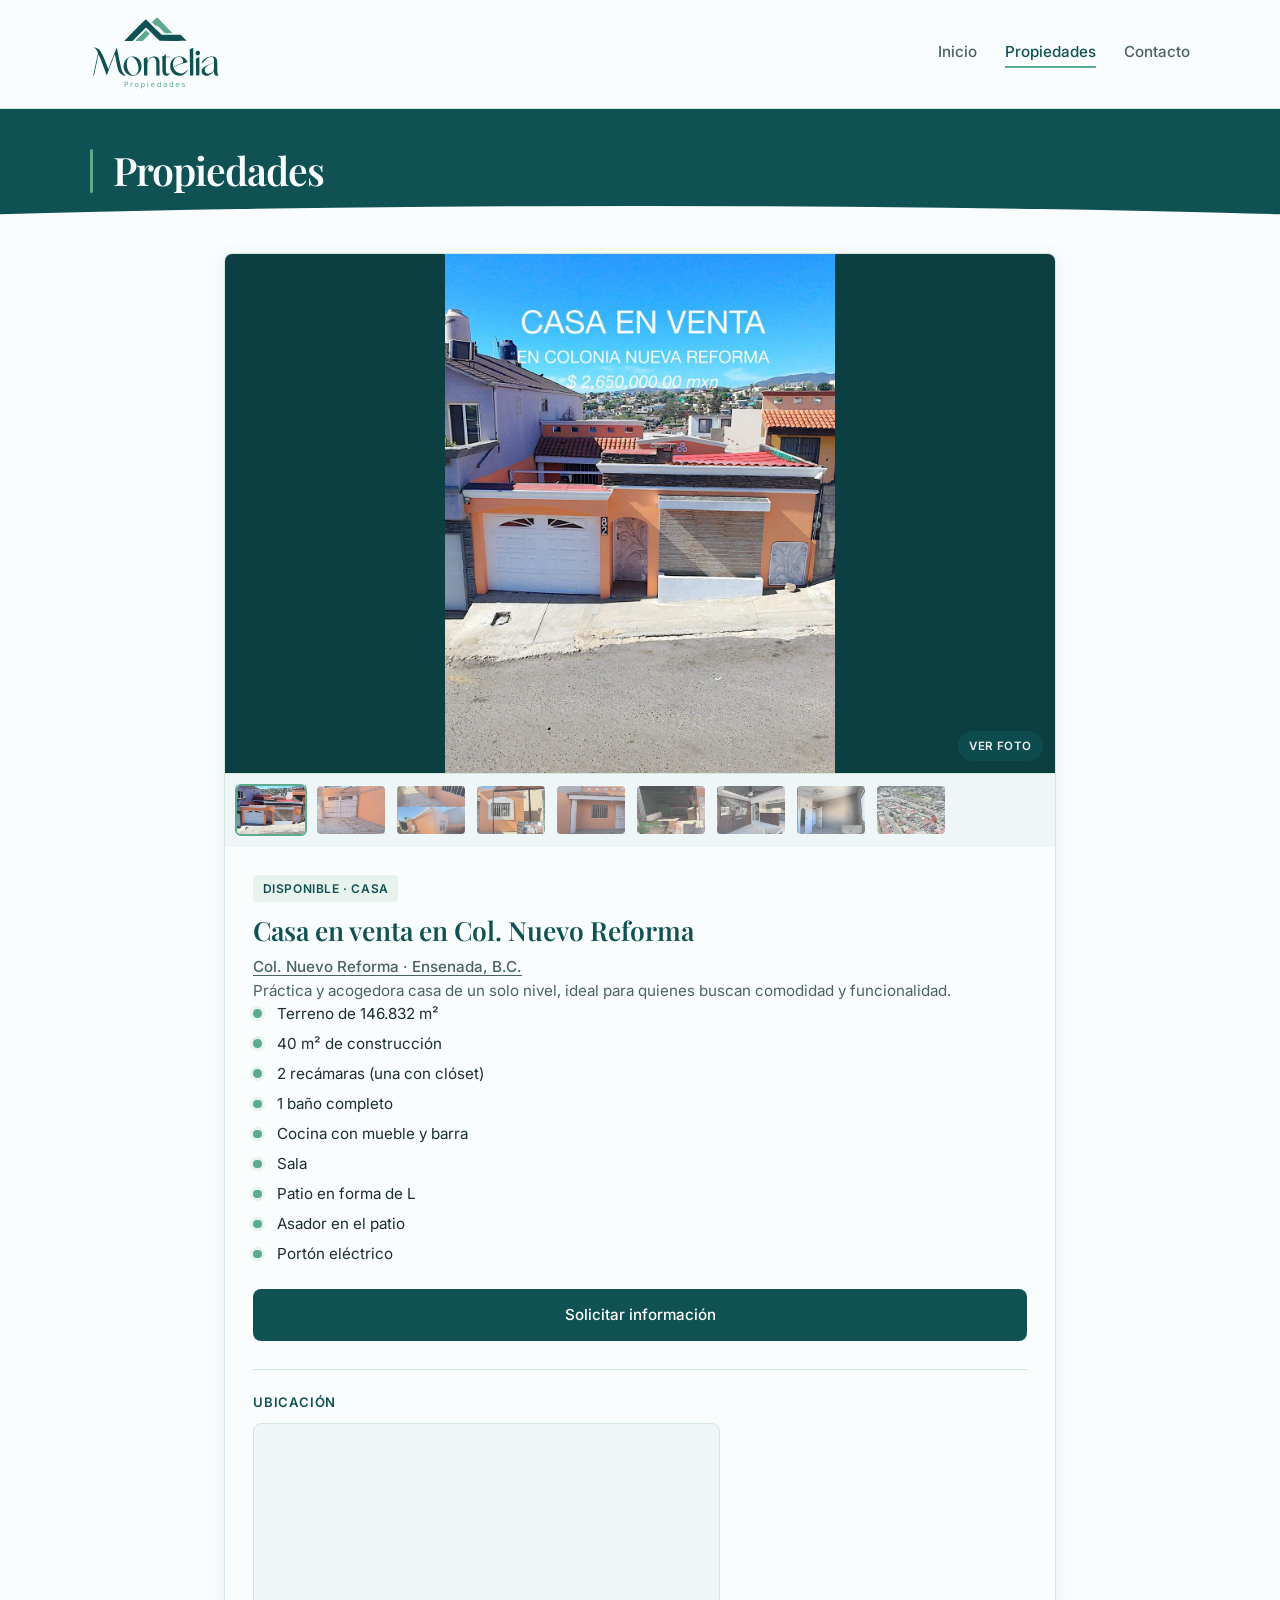
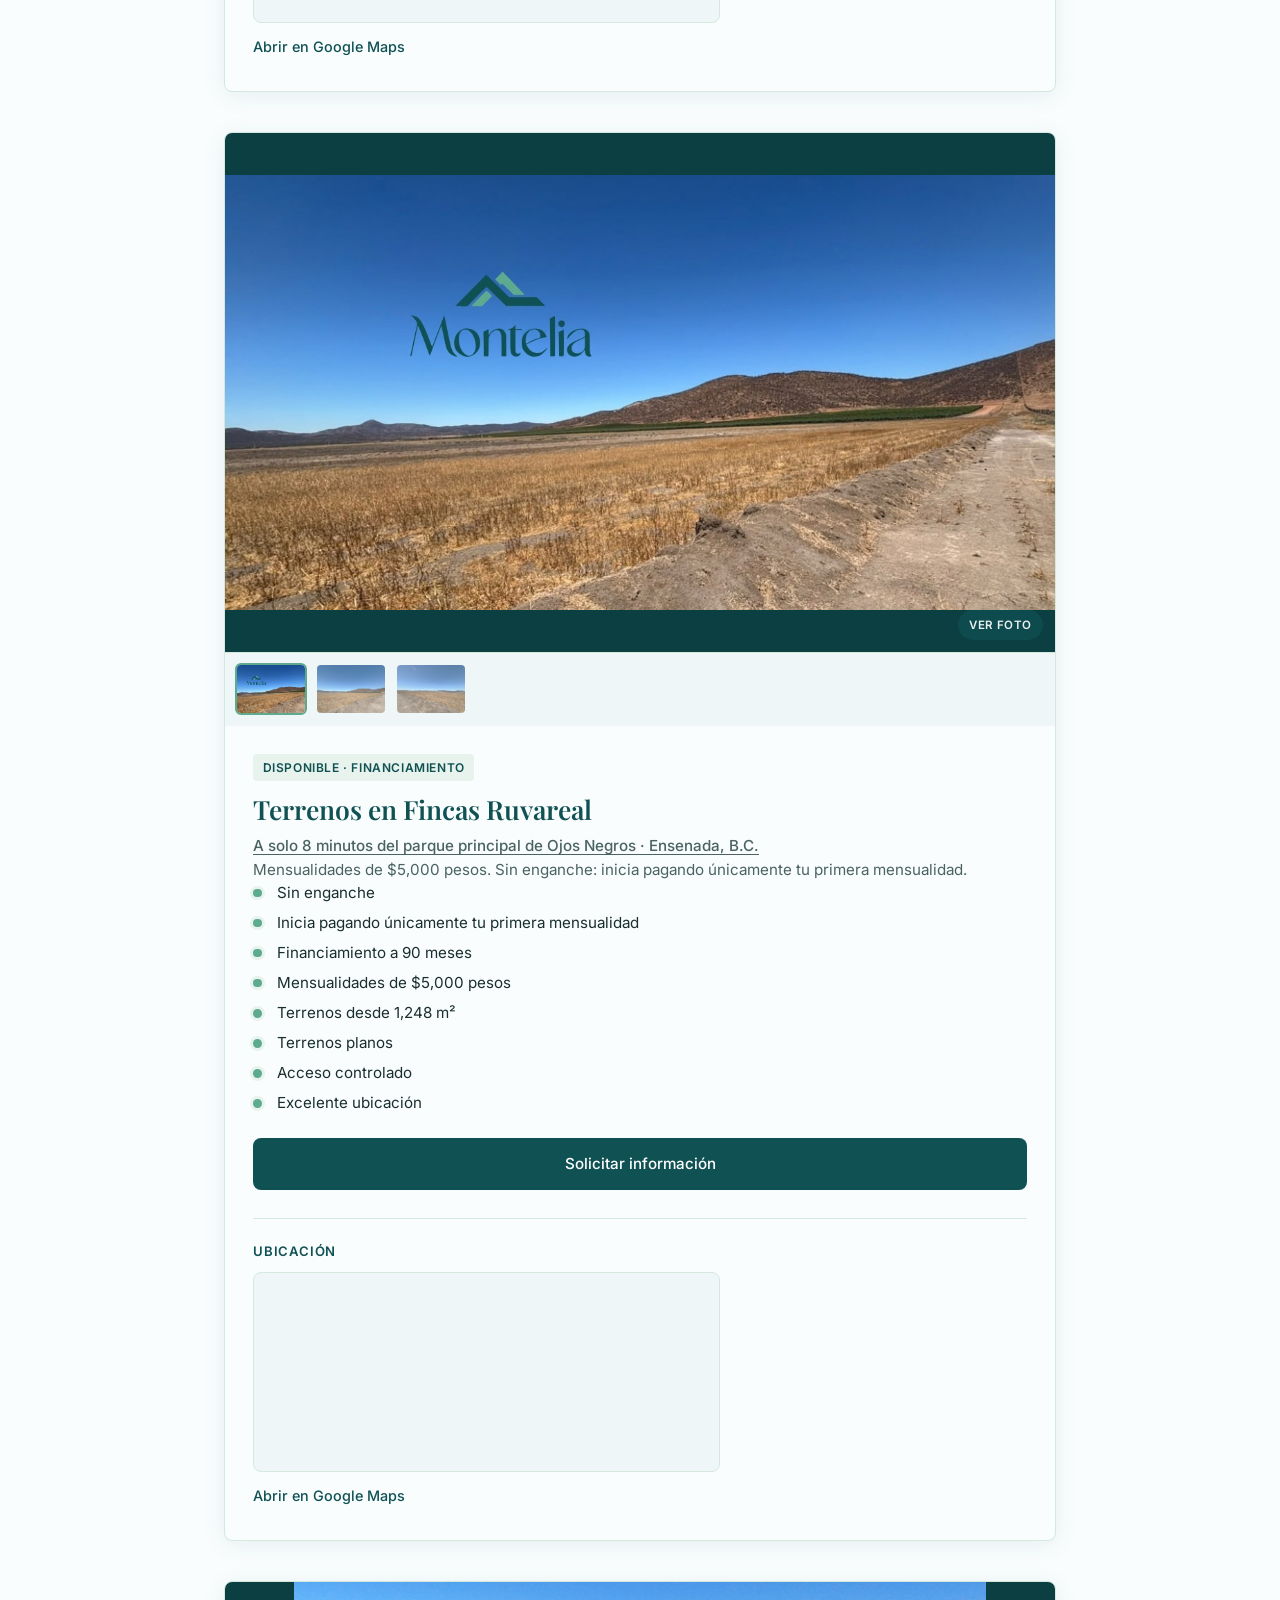
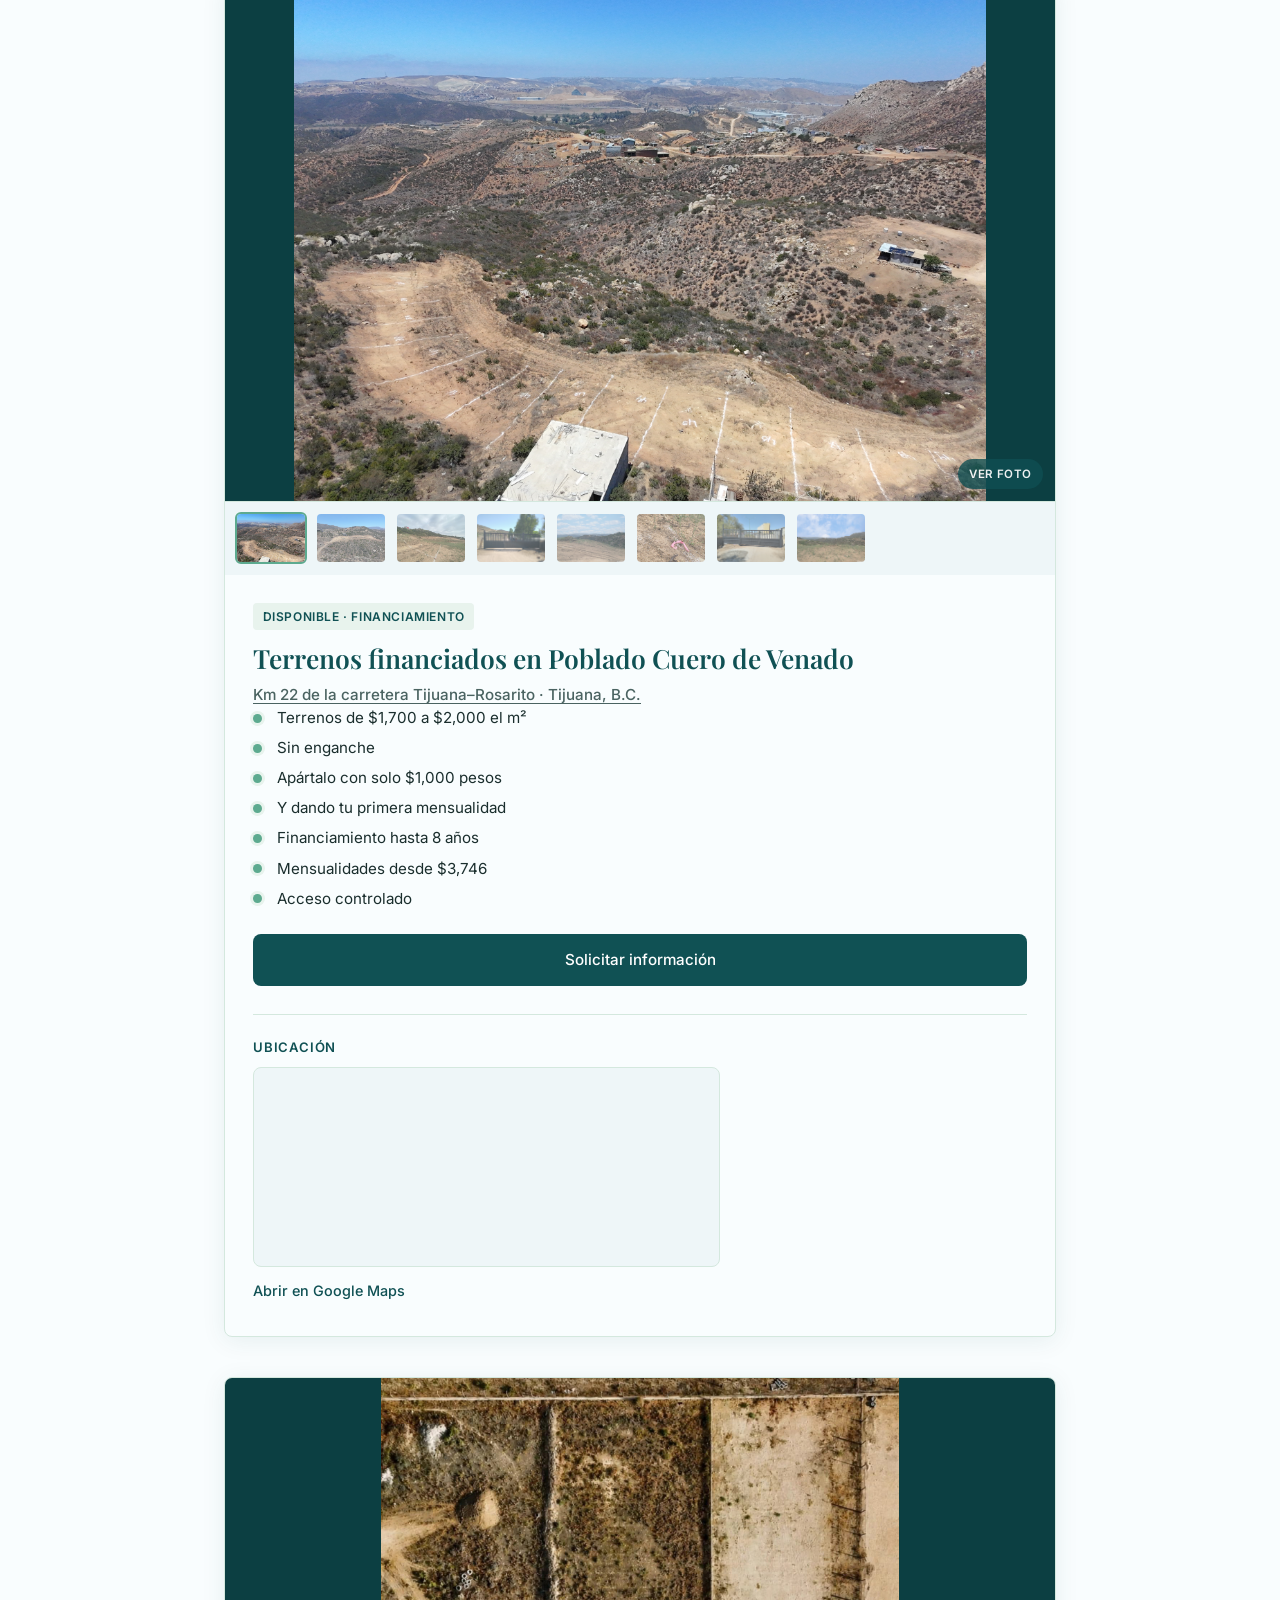
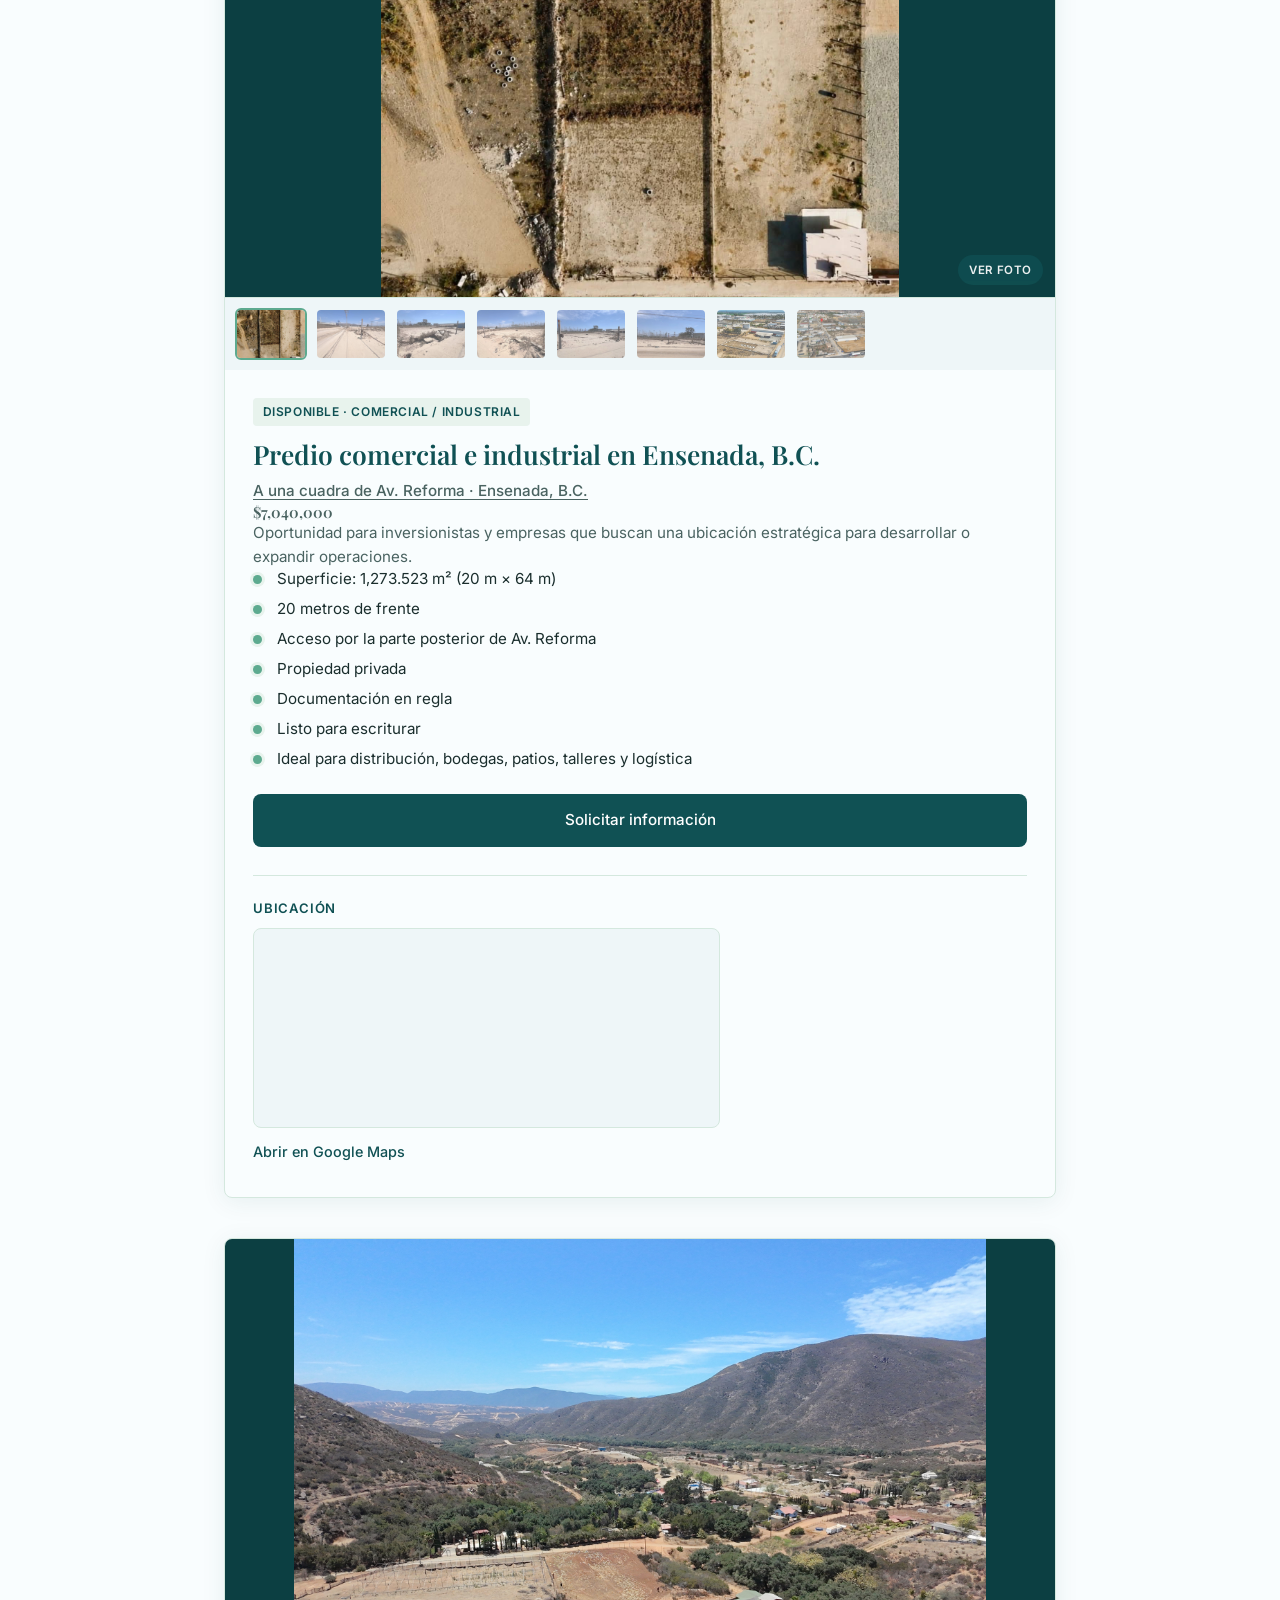
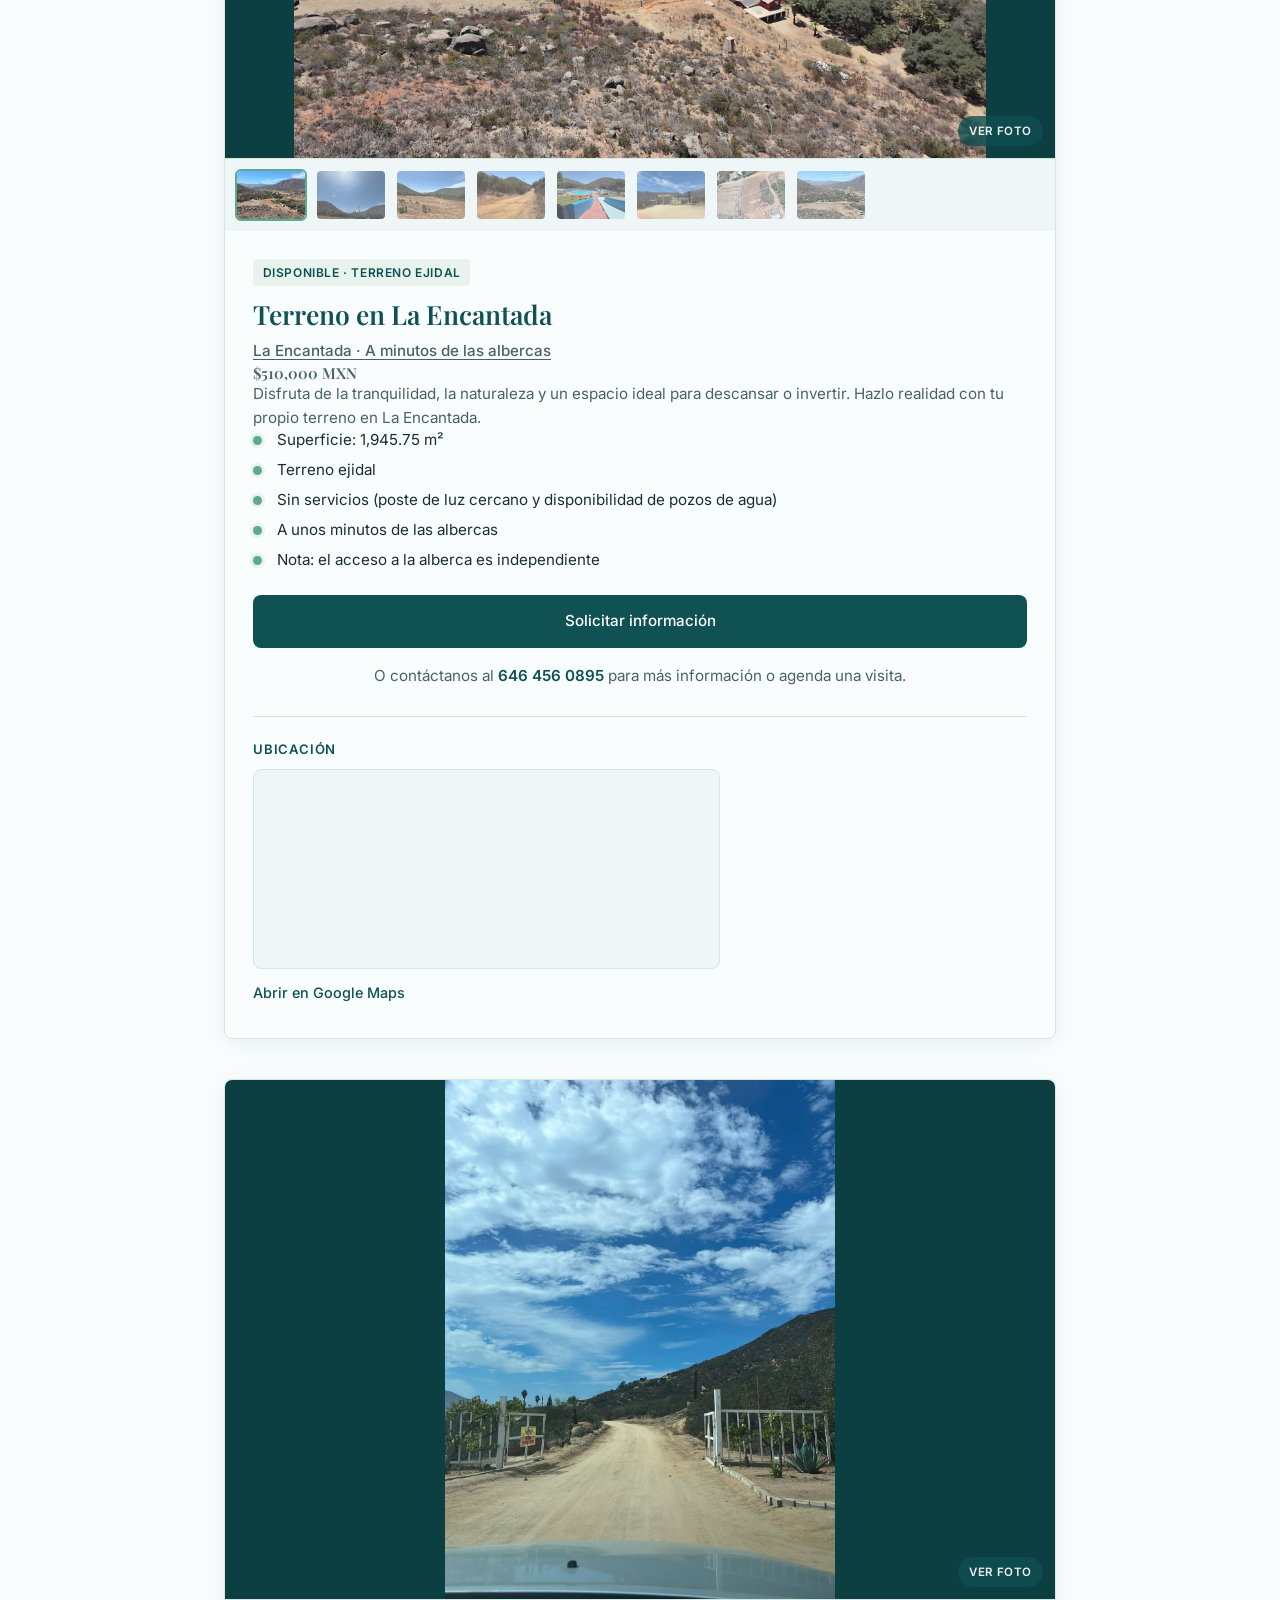
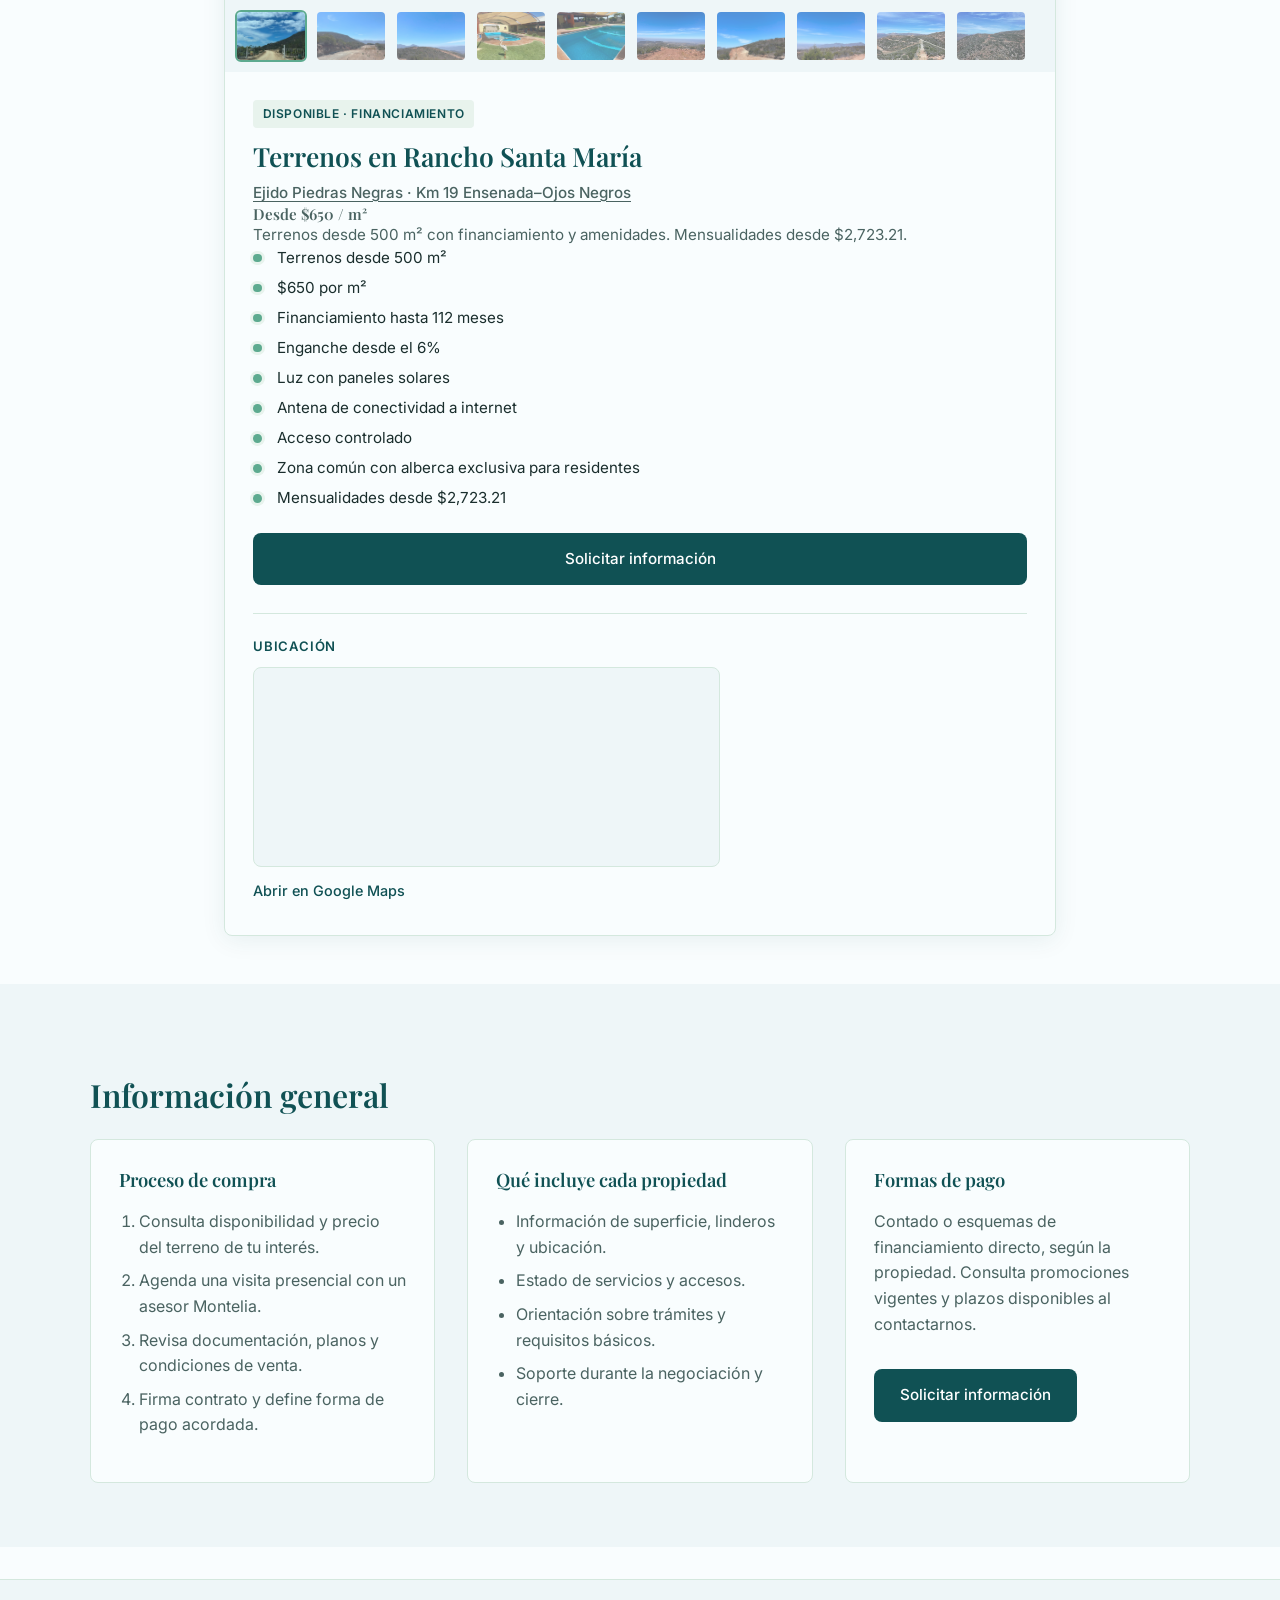
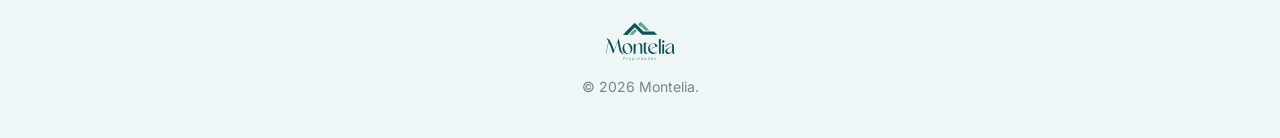
<file: propiedades.html>
<!DOCTYPE html>
<html lang="es">
<head>
  <meta charset="UTF-8">
  <meta http-equiv="refresh" content="0; url=propiedades/index.html">
  <link rel="canonical" href="https://monteliapropiedades.com/propiedades/">
  <title>Propiedades | Montelia</title>
  <script>location.replace("propiedades/index.html");</script>
</head>
<body>
  <p><a href="propiedades/index.html">Ir a Propiedades</a></p>
</body>
</html>
</file>
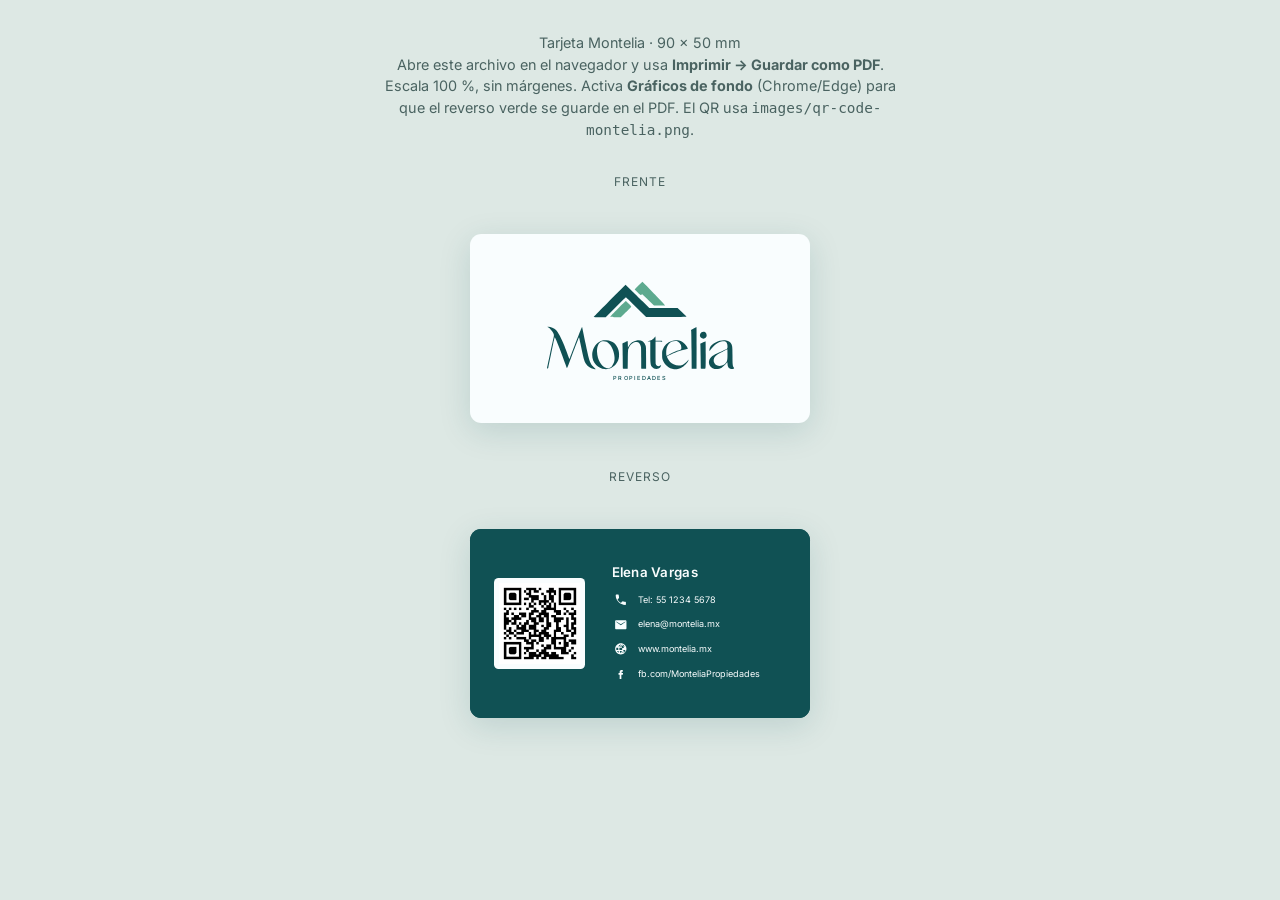
<file: tarjeta-presentacion.html>
<!DOCTYPE html>
<html lang="es">
<head>
  <meta charset="UTF-8">
  <title>Tarjeta de presentación — Montelia</title>
  <link rel="preconnect" href="https://fonts.googleapis.com">
  <link rel="preconnect" href="https://fonts.gstatic.com" crossorigin>
  <link href="https://fonts.googleapis.com/css2?family=Inter:wght@400;500;600&display=swap" rel="stylesheet">
  <style>
    :root {
      --primary: #105154;
      --accent: #5daa8f;
      --cream: #f9fdfe;
    }

    * {
      box-sizing: border-box;
      margin: 0;
      padding: 0;
    }

    body {
      font-family: "Inter", system-ui, sans-serif;
      background: #dde8e4;
      padding: 2rem;
      display: flex;
      flex-direction: column;
      align-items: center;
      gap: 2rem;
    }

    .instructions {
      max-width: 520px;
      text-align: center;
      font-size: 0.9rem;
      color: #4a6361;
      line-height: 1.5;
    }

    .sheet {
      display: flex;
      flex-direction: column;
      gap: 12mm;
      align-items: center;
    }

    .card {
      width: 90mm;
      height: 50mm;
      border-radius: 3mm;
      overflow: hidden;
      box-shadow: 0 8px 32px rgba(16, 81, 84, 0.15);
      position: relative;
      -webkit-print-color-adjust: exact;
      print-color-adjust: exact;
    }

    /* —— Frente —— */
    .card-front {
      background-color: var(--cream);
      display: flex;
      flex-direction: column;
      align-items: center;
      justify-content: center;
      padding: 5mm 6mm;
    }

    .card-front__brand {
      display: flex;
      flex-direction: column;
      align-items: center;
      flex: 1;
      justify-content: center;
      min-height: 0;
    }

    .card-front__logo {
      width: 52mm;
      height: auto;
      display: block;
    }

    .card-front__tag-small {
      margin-top: 1.2mm;
      font-size: 4.2pt;
      font-weight: 500;
      letter-spacing: 0.22em;
      text-transform: uppercase;
      color: var(--primary);
    }

    /* —— Reverso —— */
    .card-back {
      background-color: var(--primary);
      display: flex;
      align-items: stretch;
      padding: 4.5mm;
      gap: 4mm;
    }

    .card-back__bg {
      position: absolute;
      inset: 0;
      background-color: #105154;
      z-index: 0;
    }

    .card-back > :not(.card-back__bg) {
      position: relative;
      z-index: 1;
    }

    .card-back__qr {
      flex: 0 0 28mm;
      display: flex;
      align-items: center;
      justify-content: center;
    }

    .card-back__qr img {
      width: 24mm;
      height: 24mm;
      display: block;
      background: #f9fdfe;
      padding: 1.2mm;
      border-radius: 1.2mm;
      object-fit: contain;
    }

    .card-back__info {
      flex: 1;
      display: flex;
      flex-direction: column;
      justify-content: center;
      gap: 1.8mm;
      color: var(--cream);
      padding-left: 1mm;
    }

    .card-back__name {
      font-size: 10pt;
      font-weight: 600;
      color: var(--cream);
      margin-bottom: 1mm;
      letter-spacing: 0.02em;
    }

    .card-back__row {
      display: flex;
      align-items: center;
      gap: 2.2mm;
      font-size: 6.8pt;
      font-weight: 400;
      line-height: 1.3;
    }

    .card-back__icon {
      flex-shrink: 0;
      width: 4.8mm;
      height: 4.8mm;
      display: flex;
      align-items: center;
      justify-content: center;
      color: var(--cream);
    }

    .card-back__icon svg {
      width: 3.6mm;
      height: 3.6mm;
      display: block;
      fill: currentColor;
    }

    .card-label {
      font-size: 0.75rem;
      color: #4a6361;
      text-transform: uppercase;
      letter-spacing: 0.08em;
    }

    @media print {
      * {
        -webkit-print-color-adjust: exact !important;
        print-color-adjust: exact !important;
      }

      body {
        background: white;
        padding: 0;
      }

      .instructions,
      .card-label {
        display: none !important;
      }

      .sheet {
        gap: 0;
      }

      .card {
        box-shadow: none;
        page-break-after: always;
        page-break-inside: avoid;
      }

      .card-front {
        background-color: #f9fdfe !important;
      }

      .card-back,
      .card-back__bg {
        background-color: #105154 !important;
      }

      .card:last-child {
        page-break-after: auto;
      }

      @page {
        size: 90mm 50mm;
        margin: 0;
      }
    }
  </style>
</head>
<body>
  <p class="instructions">
    Tarjeta Montelia · 90 × 50 mm<br>
    Abre este archivo en el navegador y usa <strong>Imprimir → Guardar como PDF</strong>.
    Escala 100 %, sin márgenes. Activa <strong>Gráficos de fondo</strong> (Chrome/Edge) para que el reverso verde se guarde en el PDF.
    El QR usa <code>images/qr-code-montelia.png</code>.
  </p>

  <div class="sheet">
    <p class="card-label">Frente</p>
    <article class="card card-front" aria-label="Tarjeta Montelia — frente">
      <div class="card-front__brand">
        <img class="card-front__logo" src="images/Montelia-logo-card.svg" alt="Montelia">
        <p class="card-front__tag-small">Propiedades</p>
      </div>
    </article>

    <p class="card-label">Reverso</p>
    <article class="card card-back" aria-label="Tarjeta Montelia — reverso">
      <div class="card-back__bg" aria-hidden="true"></div>
      <div class="card-back__qr">
        <img src="images/qr-code-montelia.png" alt="Código QR Montelia">
      </div>
      <div class="card-back__info">
        <p class="card-back__name">Elena Vargas</p>
        <p class="card-back__row">
          <span class="card-back__icon" aria-hidden="true">
            <svg viewBox="0 0 24 24"><path d="M20.01 15.38c-1.23 0-2.42-.2-3.53-.56-.98-.32-2.08.07-2.65.84l-1.45 1.83c-2.62-1.38-4.78-3.54-6.16-6.16l1.85-1.46c.77-.57 1.17-1.67.84-2.65-.37-1.11-.56-2.3-.56-3.53 0-.54-.45-.99-.99-.99H4.19C3.65 3 3 3.24 3 3.99 3 13.28 10.72 21 20.01 21c.75 0 .99-.65.99-1.18v-3.44c0-.54-.45-.99-.99-.99z"/></svg>
          </span>
          <span>Tel: 55 1234 5678</span>
        </p>
        <p class="card-back__row">
          <span class="card-back__icon" aria-hidden="true">
            <svg viewBox="0 0 24 24"><path d="M20 4H4c-1.1 0-2 .9-2 2v12c0 1.1.9 2 2 2h16c1.1 0 2-.9 2-2V6c0-1.1-.9-2-2-2zm0 3.25L12 13 4 7.25V6l8 5 8-5v1.25z"/></svg>
          </span>
          <span>elena@montelia.mx</span>
        </p>
        <p class="card-back__row">
          <span class="card-back__icon" aria-hidden="true">
            <svg viewBox="0 0 24 24"><path d="M11.99 2C6.47 2 2 6.48 2 12s4.47 10 9.99 10C17.52 22 22 17.52 22 12S17.52 2 11.99 2zm6.93 6h-2.95a15.65 15.65 0 00-1.38-3.56A8.037 8.037 0 0118.92 8zM12 4.04c.83 1.2 1.48 2.53 1.91 3.96h-3.82c.43-1.43 1.08-2.76 1.91-3.96zM4.26 14C4.1 13.36 4 12.69 4 12s.1-1.36.26-2h3.38c-.08.66-.14 1.32-.14 2s.06 1.34.14 2H4.26zm.82 2h2.84c.24 1.03.59 2.01 1.04 2.92-1.47-.75-2.69-1.89-3.88-2.92zm2.42-8H7.5a8.237 8.237 0 014.12-3.56C12.76 5.1 12.05 6.16 11.5 7.24zM12 19.96c-.83-1.2-1.48-2.53-1.91-3.96h3.82c-.43 1.43-1.08 2.76-1.91 3.96zM14.34 14H9.66c-.09-.66-.16-1.32-.16-2s.07-1.35.16-2h4.68c.09.65.16 1.32.16 2s-.07 1.34-.16 2zm.25 5.56c.6-1.11 1.06-2.31 1.37-3.56h2.95a8.037 8.037 0 01-4.32 3.56zM16.36 7.24c.47 1.01.84 2.08 1.04 3.24h-2.95a15.416 15.416 0 00-1.38-3.56 8.217 8.217 0 013.29 0.32zM19.74 14c.16.64.26 1.31.26 2s-.1 1.36-.26 2h-3.38c.08-.66.14-1.32.14-2s-.06-1.34-.14-2h3.38z"/></svg>
          </span>
          <span>www.montelia.mx</span>
        </p>
        <p class="card-back__row">
          <span class="card-back__icon" aria-hidden="true">
            <svg viewBox="0 0 24 24"><path d="M13.5 10.5H16l-.5 3h-2.5v7.5h-3V13.5h-2v-3h2V8.5c0-1.65 1.35-3 3-3h2.5v3H14c-.28 0-.5.22-.5.5v1.5z"/></svg>
          </span>
          <span>fb.com/MonteliaPropiedades</span>
        </p>
      </div>
    </article>
  </div>
</body>
</html>
</file>
<file: css/style.css>
:root {
  --color-primary: #105154;
  --color-primary-dark: #0c3f42;
  --color-accent: #5daa8f;
  --color-accent-light: #e8f3ed;
  --color-text: #1a2e2d;
  --color-text-muted: #4a6361;
  --color-white: #f9fdfe;
  --color-bg: #f9fdfe;
  --color-bg-alt: #eef6f8;
  --color-border: #d4e8de;
  --font-serif: "Playfair Display", Georgia, serif;
  --font-sans: "Inter", system-ui, sans-serif;
  --shadow: 0 4px 24px rgba(0, 75, 73, 0.08);
  --radius: 8px;
}

*,
*::before,
*::after {
  box-sizing: border-box;
}

body {
  margin: 0;
  font-family: var(--font-sans);
  font-size: 1rem;
  line-height: 1.6;
  color: var(--color-text);
  background: var(--color-bg);
}

img {
  max-width: 100%;
  height: auto;
  display: block;
}

a {
  color: var(--color-primary);
  text-decoration: none;
  transition: color 0.2s;
}

a:hover {
  color: var(--color-accent);
}

.container {
  width: min(1100px, 92%);
  margin-inline: auto;
}

h1, h2, h3 {
  font-family: var(--font-serif);
  font-weight: 600;
  line-height: 1.25;
  color: var(--color-primary);
}

h1 { font-size: clamp(2rem, 5vw, 2.75rem); }
h2 { font-size: clamp(1.5rem, 3vw, 2rem); margin-bottom: 1.5rem; }
h3 { font-size: 1.15rem; }

/* Header */
.header {
  position: sticky;
  top: 0;
  z-index: 100;
  background: var(--color-bg);
  border-bottom: 1px solid var(--color-border);
}

.header-inner {
  display: flex;
  align-items: center;
  justify-content: space-between;
  padding: 0.875rem 0;
  gap: 1rem;
}

.logo img {
  height: 80px;
  width: auto;
  display: block;
}

.nav {
  display: flex;
  gap: 1.75rem;
}

.nav-link {
  font-size: 0.95rem;
  font-weight: 500;
  color: var(--color-text-muted);
}

.nav-link:hover,
.nav-link.active {
  color: var(--color-primary);
}

.nav-link.active {
  border-bottom: 2px solid var(--color-accent);
  padding-bottom: 2px;
}

.nav-toggle {
  display: none;
  flex-direction: column;
  gap: 5px;
  background: none;
  border: none;
  cursor: pointer;
  padding: 4px;
}

.nav-toggle span {
  display: block;
  width: 24px;
  height: 2px;
  background: var(--color-primary);
  transition: transform 0.2s, opacity 0.2s;
}

.nav-toggle[aria-expanded="true"] span:nth-child(1) {
  transform: translateY(7px) rotate(45deg);
}

.nav-toggle[aria-expanded="true"] span:nth-child(2) {
  opacity: 0;
}

.nav-toggle[aria-expanded="true"] span:nth-child(3) {
  transform: translateY(-7px) rotate(-45deg);
}

/* Hero */
.hero {
  position: relative;
  overflow: hidden;
  min-height: 520px;
  padding: 5rem 0 4.5rem;
  display: flex;
  align-items: center;
}

.hero-bg {
  position: absolute;
  inset: 0;
}

.hero-bg img {
  position: absolute;
  width: 120%;
  height: 120%;
  left: 50%;
  top: 50%;
  object-fit: cover;
  transform: translate(-50%, -50%) scale(1.05);
  animation: hero-bg-move 10s ease-in-out infinite alternate;
}

.hero-overlay {
  position: absolute;
  inset: 0;
  background: linear-gradient(
    110deg,
    rgba(249, 253, 254, 0.72) 0%,
    rgba(249, 253, 254, 0.35) 42%,
    rgba(0, 75, 73, 0.18) 100%
  );
}

.hero-content {
  position: relative;
  z-index: 1;
  max-width: 640px;
  padding: 2rem 2.25rem;
  background: rgba(249, 253, 254, 0.82);
  border-radius: var(--radius);
  box-shadow: 0 8px 32px rgba(0, 75, 73, 0.12);
  backdrop-filter: blur(6px);
}

@keyframes hero-bg-move {
  0% {
    transform: translate(-50%, -50%) scale(1.05);
  }
  100% {
    transform: translate(-46%, -54%) scale(1.2);
  }
}

@media (prefers-reduced-motion: reduce) {
  .hero-bg img {
    animation: none;
    width: 100%;
    height: 100%;
    left: 0;
    top: 0;
    transform: none;
  }

  .home-hero__bg img {
    transition: none;
  }

  .home-hero__item,
  .home-hero__overlay,
  .home-hero__content,
  .home-hero__blob {
    animation: none;
    opacity: 1;
    transform: none;
  }

  .reveal {
    opacity: 1;
    transform: none;
    transition: none;
  }

  .home-card::before {
    transform: scaleX(1);
  }

  .home-hero .btn:hover,
  .home-hero__perks li:hover,
  .home-stat.is-visible:hover,
  .home-card:hover {
    transform: none;
  }
}

.hero-tag {
  display: inline-block;
  font-size: 0.8rem;
  font-weight: 600;
  letter-spacing: 0.08em;
  text-transform: uppercase;
  color: var(--color-accent);
  margin-bottom: 0.75rem;
}

.hero-text {
  font-size: 1.125rem;
  color: var(--color-text-muted);
  max-width: 540px;
  margin-bottom: 2rem;
}

.hero-actions {
  display: flex;
  flex-wrap: wrap;
  gap: 1rem;
}

/* Home */
@keyframes home-rise {
  from {
    opacity: 0;
    transform: translateY(24px);
  }

  to {
    opacity: 1;
    transform: translateY(0);
  }
}

@keyframes home-float {
  0%,
  100% {
    transform: translate(0, 0) scale(1);
  }

  50% {
    transform: translate(18px, -14px) scale(1.06);
  }
}

@keyframes home-float-alt {
  0%,
  100% {
    transform: translate(0, 0) scale(1);
  }

  50% {
    transform: translate(-14px, 12px) scale(0.94);
  }
}

@keyframes home-glow {
  0%,
  100% {
    box-shadow: 0 20px 50px rgba(16, 81, 84, 0.1);
  }

  50% {
    box-shadow: 0 28px 60px rgba(93, 170, 143, 0.2);
  }
}

@keyframes home-gradient-shift {
  0%,
  100% {
    opacity: 1;
  }

  50% {
    opacity: 0.82;
  }
}

.reveal {
  opacity: 0;
  transform: translateY(32px);
  transition:
    opacity 0.75s cubic-bezier(0.22, 1, 0.36, 1),
    transform 0.75s cubic-bezier(0.22, 1, 0.36, 1);
  transition-delay: calc(var(--delay, 0) * 90ms);
}

.reveal.is-visible {
  opacity: 1;
  transform: translateY(0);
}

.home-hero {
  min-height: clamp(480px, 72vh, 620px);
  padding: clamp(3.5rem, 8vw, 5.5rem) 0 clamp(3rem, 6vw, 4.5rem);
}

.home-hero__bg img {
  transition: transform 0.4s ease-out;
  will-change: transform;
}

.home-hero .hero-overlay,
.home-hero__overlay {
  background: linear-gradient(
    108deg,
    rgba(249, 253, 254, 0.94) 0%,
    rgba(249, 253, 254, 0.62) 48%,
    rgba(16, 81, 84, 0.28) 100%
  );
  animation: home-gradient-shift 8s ease-in-out infinite;
}

.home-hero__blobs {
  position: absolute;
  inset: 0;
  overflow: hidden;
  pointer-events: none;
  z-index: 0;
}

.home-hero__blob {
  position: absolute;
  border-radius: 50%;
  filter: blur(0);
}

.home-hero__blob--1 {
  top: 12%;
  right: 8%;
  width: min(22vw, 220px);
  height: min(22vw, 220px);
  background: radial-gradient(circle, rgba(93, 170, 143, 0.35) 0%, transparent 70%);
  animation: home-float 9s ease-in-out infinite;
}

.home-hero__blob--2 {
  bottom: 18%;
  right: 22%;
  width: min(16vw, 160px);
  height: min(16vw, 160px);
  background: radial-gradient(circle, rgba(16, 81, 84, 0.2) 0%, transparent 72%);
  animation: home-float-alt 11s ease-in-out infinite;
}

.home-hero__inner {
  position: relative;
  z-index: 1;
}

.home-hero__content {
  max-width: 36rem;
  padding: clamp(1.75rem, 4vw, 2.35rem) clamp(1.65rem, 4vw, 2.5rem);
  background: rgba(249, 253, 254, 0.88);
  border: 1px solid rgba(255, 255, 255, 0.75);
  border-radius: 16px;
  backdrop-filter: blur(12px);
  animation: home-glow 5s ease-in-out infinite;
}

.home-hero__item {
  opacity: 0;
  animation: home-rise 0.85s cubic-bezier(0.22, 1, 0.36, 1) forwards;
  animation-delay: calc(0.12s + var(--i, 0) * 0.1s);
}

.home-hero__content .hero-tag {
  margin: 0 0 1rem;
  padding: 0.38rem 0.85rem;
  font-size: 0.68rem;
  letter-spacing: 0.1em;
  text-transform: uppercase;
  color: var(--color-primary);
  background: var(--color-accent-light);
  border-radius: 999px;
}

.home-hero__content h1 {
  margin: 0 0 0.85rem;
  font-size: clamp(2rem, 4.8vw, 2.85rem);
  line-height: 1.12;
  letter-spacing: -0.02em;
}

.home-hero__content .hero-text {
  margin-bottom: 1.15rem;
  font-size: clamp(1rem, 2.2vw, 1.1rem);
  line-height: 1.65;
}

.home-hero__perks {
  display: flex;
  flex-wrap: wrap;
  gap: 0.45rem 0.55rem;
  list-style: none;
  padding: 0;
  margin: 0 0 1.65rem;
}

.home-hero__perks li {
  padding: 0.35rem 0.72rem;
  font-size: 0.78rem;
  font-weight: 500;
  color: var(--color-primary);
  background: rgba(255, 255, 255, 0.82);
  border: 1px solid var(--color-border);
  border-radius: 999px;
  transition: transform 0.25s ease, border-color 0.25s ease, background 0.25s ease;
}

.home-hero__perks li:hover {
  transform: translateY(-2px);
  border-color: var(--color-accent);
  background: #fff;
}

.home-hero .btn {
  border-radius: 999px;
  padding: 0.82rem 1.55rem;
  transition: transform 0.25s ease, box-shadow 0.25s ease, background 0.2s, color 0.2s, border-color 0.2s;
}

.home-hero .btn-primary:hover {
  transform: translateY(-2px);
  box-shadow: 0 10px 28px rgba(16, 81, 84, 0.28);
}

.home-hero .btn-outline:hover {
  transform: translateY(-2px);
  box-shadow: 0 10px 28px rgba(16, 81, 84, 0.14);
}

.section-head {
  max-width: 34rem;
  margin-bottom: 2.25rem;
}

.section-head h2 {
  margin-bottom: 0;
}

.section-head__tag {
  display: inline-block;
  margin: 0 0 0.55rem;
  font-size: 0.68rem;
  font-weight: 600;
  letter-spacing: 0.1em;
  text-transform: uppercase;
  color: var(--color-accent);
}

.home-cards {
  gap: 1.25rem;
}

.home-card {
  position: relative;
  padding: 1.85rem 1.75rem;
  border: 1px solid var(--color-border);
  overflow: hidden;
  transition: transform 0.35s cubic-bezier(0.22, 1, 0.36, 1), box-shadow 0.35s ease, border-color 0.35s ease;
}

.home-card::before {
  content: "";
  position: absolute;
  top: 0;
  left: 0;
  width: 100%;
  height: 3px;
  background: linear-gradient(90deg, var(--color-accent), var(--color-primary));
  transform: scaleX(0);
  transform-origin: left;
  transition: transform 0.45s cubic-bezier(0.22, 1, 0.36, 1);
}

.home-card.is-visible::before,
.home-card:hover::before {
  transform: scaleX(1);
}

.home-card:hover {
  transform: translateY(-6px);
  border-color: rgba(93, 170, 143, 0.55);
  box-shadow: 0 20px 48px rgba(16, 81, 84, 0.12);
}

.home-card__num {
  display: block;
  margin-bottom: 0.85rem;
  font-family: var(--font-sans);
  font-size: 0.72rem;
  font-weight: 600;
  letter-spacing: 0.12em;
  color: var(--color-accent);
}

.home-card h3 {
  margin-top: 0;
}

.home-spotlight__copy .section-head__tag {
  margin-bottom: 0.45rem;
}

.home-spotlight__copy h2 {
  margin-bottom: 1rem;
}

.home-spotlight__copy p {
  margin: 0 0 1.35rem;
  color: var(--color-text-muted);
  line-height: 1.65;
}

.home-link {
  position: relative;
  display: inline-flex;
  align-items: center;
  gap: 0.45rem;
  font-size: 0.95rem;
  font-weight: 600;
  color: var(--color-primary);
  transition: gap 0.25s ease, color 0.25s ease;
}

.home-link::before {
  content: "";
  position: absolute;
  left: 0;
  bottom: -3px;
  width: 100%;
  height: 2px;
  background: var(--color-accent);
  transform: scaleX(0);
  transform-origin: left;
  transition: transform 0.35s cubic-bezier(0.22, 1, 0.36, 1);
}

.home-link::after {
  content: "→";
  transition: transform 0.25s ease;
}

.home-link:hover {
  color: var(--color-accent);
  gap: 0.65rem;
}

.home-link:hover::before {
  transform: scaleX(1);
}

.home-link:hover::after {
  transform: translateX(4px);
}

.home-stats {
  display: grid;
  grid-template-columns: repeat(3, 1fr);
  gap: 0.85rem;
}

.home-stat {
  display: flex;
  flex-direction: column;
  align-items: center;
  justify-content: center;
  min-height: 7.5rem;
  padding: 1.25rem 0.85rem;
  text-align: center;
  background: var(--color-bg);
  border: 1px solid var(--color-border);
  border-radius: 14px;
  box-shadow: var(--shadow);
  transition: transform 0.35s cubic-bezier(0.22, 1, 0.36, 1), box-shadow 0.35s ease, border-color 0.35s ease;
}

.home-stat.is-visible:hover {
  transform: translateY(-4px) scale(1.02);
  border-color: rgba(93, 170, 143, 0.45);
  box-shadow: 0 16px 36px rgba(16, 81, 84, 0.1);
}

.home-stat strong {
  display: block;
  font-family: var(--font-serif);
  font-size: clamp(1.65rem, 3vw, 2rem);
  font-weight: 600;
  color: var(--color-primary);
  line-height: 1;
  margin-bottom: 0.4rem;
  font-variant-numeric: tabular-nums;
}

.home-stat span {
  font-size: 0.78rem;
  font-weight: 500;
  line-height: 1.35;
  color: var(--color-text-muted);
}

/* Buttons */
.btn {
  display: inline-block;
  padding: 0.75rem 1.5rem;
  font-size: 0.95rem;
  font-weight: 500;
  border-radius: var(--radius);
  border: 2px solid transparent;
  cursor: pointer;
  transition: background 0.2s, color 0.2s, border-color 0.2s;
}

.btn-primary {
  background: var(--color-primary);
  color: #fff;
}

.btn-primary:hover {
  background: var(--color-primary-dark);
  color: #fff;
}

.btn-outline {
  background: transparent;
  color: var(--color-primary);
  border-color: var(--color-primary);
}

.btn-outline:hover {
  background: var(--color-primary);
  color: #fff;
}

/* Sections */
.section {
  padding: 4rem 0;
}

.section-alt {
  background: var(--color-bg-alt);
}

.page-header {
  background: var(--color-primary);
  color: #fff;
  padding: 3rem 0;
  text-align: center;
}

.page-header h1 {
  color: #fff;
  margin-bottom: 0.5rem;
}

.page-header p {
  color: rgba(255, 255, 255, 0.85);
  max-width: 560px;
  margin-inline: auto;
}

.page-header--compact {
  padding: 1.35rem 0 1.65rem;
}

.page-header--compact h1 {
  font-size: clamp(1.5rem, 3.5vw, 1.85rem);
  margin-bottom: 0;
}

.page-header--compact p {
  font-size: 0.92rem;
  margin-bottom: 0;
}

/* Properties banner */
.properties-banner {
  position: relative;
  overflow: hidden;
  padding: 2.5rem 0 3.25rem;
  color: var(--color-white);
  background: var(--color-primary);
}

.properties-banner__inner {
  position: relative;
  z-index: 1;
}

.properties-banner__copy {
  display: flex;
  align-items: center;
  gap: 1.25rem;
}

.properties-banner__line {
  flex-shrink: 0;
  width: 3px;
  height: 2.75rem;
  border-radius: 999px;
  background: var(--color-accent);
}

.properties-banner__title {
  margin: 0;
  font-family: var(--font-serif);
  font-size: clamp(1.85rem, 4vw, 2.45rem);
  font-weight: 600;
  line-height: 1.05;
  letter-spacing: -0.025em;
  color: var(--color-white);
}

.properties-banner__curve {
  position: absolute;
  left: 0;
  right: 0;
  bottom: -1px;
  height: 2.5rem;
  background: var(--color-bg);
  clip-path: ellipse(82% 100% at 50% 100%);
}

/* Cards */
.cards {
  display: grid;
  grid-template-columns: repeat(auto-fit, minmax(260px, 1fr));
  gap: 1.5rem;
}

.card {
  background: var(--color-bg);
  border: 1px solid var(--color-border);
  border-radius: var(--radius);
  padding: 1.75rem;
  box-shadow: var(--shadow);
}

.card h3 {
  margin-top: 0;
}

.card p {
  color: var(--color-text-muted);
  margin-bottom: 0;
}

/* Split layout */
.split {
  display: grid;
  grid-template-columns: 1fr 1fr;
  gap: 3rem;
  align-items: center;
}

.split p {
  color: var(--color-text-muted);
}

.link-arrow {
  font-weight: 500;
}

.stats {
  display: grid;
  gap: 1rem;
}

.stat {
  background: var(--color-bg);
  border-left: 4px solid var(--color-accent);
  padding: 1.25rem 1.5rem;
  border-radius: 0 var(--radius) var(--radius) 0;
  box-shadow: var(--shadow);
}

.stat strong {
  display: block;
  font-family: var(--font-serif);
  font-size: 2rem;
  color: var(--color-primary);
  line-height: 1;
  margin-bottom: 0.25rem;
}

.stat span {
  font-size: 0.9rem;
  color: var(--color-text-muted);
}

/* Properties */
.section-properties {
  padding-top: 0.5rem;
  padding-bottom: 3rem;
}

.property-list {
  display: flex;
  flex-direction: column;
  gap: 2.5rem;
  max-width: 52rem;
  margin-inline: auto;
}

.property-grid {
  display: grid;
  grid-template-columns: repeat(auto-fit, minmax(300px, 1fr));
  gap: 2rem;
}

.property {
  background: var(--color-bg);
  border: 1px solid var(--color-border);
  border-radius: var(--radius);
  overflow: hidden;
  box-shadow: var(--shadow);
}

.property--featured .property-body {
  padding: 1.75rem 1.75rem 2rem;
}

.property-gallery__main {
  position: relative;
  aspect-ratio: 16 / 10;
  background: #0c3f42;
  cursor: zoom-in;
}

.property-gallery__main img {
  width: 100%;
  height: 100%;
  object-fit: contain;
  display: block;
}

.property-gallery__main::after {
  content: "Ver foto";
  position: absolute;
  right: 0.75rem;
  bottom: 0.75rem;
  padding: 0.35rem 0.7rem;
  font-size: 0.72rem;
  font-weight: 600;
  letter-spacing: 0.04em;
  text-transform: uppercase;
  color: #fff;
  background: rgba(16, 81, 84, 0.85);
  border-radius: 999px;
  pointer-events: none;
  opacity: 0.92;
}

/* Lightbox galería */
.lightbox {
  position: fixed;
  inset: 0;
  z-index: 1000;
  display: flex;
  align-items: center;
  justify-content: center;
  padding: 1rem;
  background: rgba(10, 28, 30, 0.92);
  opacity: 0;
  visibility: hidden;
  transition: opacity 0.25s ease, visibility 0.25s ease;
}

.lightbox.is-open {
  opacity: 1;
  visibility: visible;
}

.lightbox__dialog {
  position: relative;
  width: min(1100px, 100%);
  max-height: 90vh;
  display: flex;
  flex-direction: column;
  align-items: center;
  gap: 0.85rem;
}

.lightbox__image-wrap {
  display: flex;
  align-items: center;
  justify-content: center;
  width: 100%;
  max-height: calc(90vh - 3rem);
}

.lightbox__image {
  max-width: 100%;
  max-height: calc(90vh - 3rem);
  width: auto;
  height: auto;
  object-fit: contain;
  border-radius: 6px;
  box-shadow: 0 16px 48px rgba(0, 0, 0, 0.35);
}

.lightbox__close,
.lightbox__nav {
  position: absolute;
  border: none;
  cursor: pointer;
  color: #f9fdfe;
  background: rgba(16, 81, 84, 0.85);
  transition: background 0.2s, transform 0.2s;
}

.lightbox__close:hover,
.lightbox__nav:hover {
  background: var(--color-accent);
}

.lightbox__close {
  top: 1rem;
  right: 1rem;
  z-index: 2;
  width: 2.75rem;
  height: 2.75rem;
  border-radius: 50%;
  font-size: 1.5rem;
  line-height: 1;
}

.lightbox__nav {
  top: 50%;
  transform: translateY(-50%);
  width: 3rem;
  height: 3rem;
  border-radius: 50%;
  font-size: 1.75rem;
  line-height: 1;
  display: flex;
  align-items: center;
  justify-content: center;
}

.lightbox__nav--prev {
  left: 0.75rem;
}

.lightbox__nav--next {
  right: 0.75rem;
}

.lightbox__nav:hover {
  transform: translateY(-50%) scale(1.05);
}

.lightbox__counter {
  margin: 0;
  font-size: 0.9rem;
  font-weight: 500;
  color: rgba(249, 253, 254, 0.85);
}

@media (max-width: 768px) {
  .lightbox__nav {
    width: 2.5rem;
    height: 2.5rem;
    font-size: 1.4rem;
  }

  .lightbox__nav--prev {
    left: 0.35rem;
  }

  .lightbox__nav--next {
    right: 0.35rem;
  }

  .lightbox__close {
    top: 0.65rem;
    right: 0.65rem;
  }
}

.property-gallery__thumbs {
  display: flex;
  gap: 0.5rem;
  padding: 0.65rem;
  overflow-x: auto;
  background: var(--color-bg-alt);
  border-top: 1px solid var(--color-border);
}

.property-gallery__thumb {
  flex: 0 0 4.5rem;
  height: 3.25rem;
  padding: 0;
  border: 2px solid transparent;
  border-radius: 6px;
  overflow: hidden;
  cursor: pointer;
  background: none;
  opacity: 0.65;
  transition: opacity 0.2s, border-color 0.2s;
}

.property-gallery__thumb.is-active,
.property-gallery__thumb:hover {
  opacity: 1;
  border-color: var(--color-accent);
}

.property-gallery__thumb img {
  width: 100%;
  height: 100%;
  object-fit: cover;
  display: block;
}

.property-title {
  margin: 0 0 0.5rem;
  font-family: var(--font-serif);
  font-size: clamp(1.35rem, 3vw, 1.65rem);
  color: var(--color-primary);
}

.property-location {
  margin: 0 0 1.25rem;
  font-size: 0.95rem;
  font-weight: 500;
  color: var(--color-text-muted);
}

.property-location a {
  color: inherit;
  text-decoration: underline;
  text-underline-offset: 3px;
}

.property-location a:hover {
  color: var(--color-primary);
}

.property-map {
  margin-top: 1.75rem;
  padding-top: 1.5rem;
  border-top: 1px solid var(--color-border);
}

.property-map__title {
  margin: 0 0 0.75rem;
  font-family: var(--font-sans);
  font-size: 0.82rem;
  font-weight: 600;
  letter-spacing: 0.06em;
  text-transform: uppercase;
  color: var(--color-primary);
}

.property-map__frame {
  border-radius: var(--radius);
  overflow: hidden;
  border: 1px solid var(--color-border);
  aspect-ratio: 21 / 9;
  max-height: 200px;
  background: var(--color-bg-alt);
}

.property-map__frame iframe {
  width: 100%;
  height: 100%;
  border: 0;
  display: block;
}

.property-map__link {
  display: inline-block;
  margin-top: 0.75rem;
  font-size: 0.9rem;
  font-weight: 500;
}

.property-perks {
  list-style: none;
  padding: 0;
  margin: 0 0 1.5rem;
  display: grid;
  gap: 0.5rem;
}

.property-perks li {
  position: relative;
  padding-left: 1.5rem;
  font-size: 0.95rem;
  color: var(--color-text);
  line-height: 1.45;
}

.property-perks li::before {
  content: "";
  position: absolute;
  left: 0;
  top: 0.45em;
  width: 0.55rem;
  height: 0.55rem;
  border-radius: 50%;
  background: var(--color-accent);
  box-shadow: 0 0 0 3px var(--color-accent-light);
}

.property--featured .btn {
  width: 100%;
  text-align: center;
  margin-bottom: 0;
}

.property-image {
  height: 180px;
  background-size: cover;
  background-position: center;
}

.property-image-1 {
  background: linear-gradient(160deg, var(--color-accent) 0%, var(--color-primary) 100%);
}

.property-image-2 {
  background: linear-gradient(160deg, #5a9a7a 0%, var(--color-primary-dark) 100%);
}

.property-image-3 {
  background: linear-gradient(160deg, #7ec4a0 0%, #004b49 100%);
}

.property-image-4 {
  background: linear-gradient(160deg, #8ecdb8 0%, var(--color-primary) 55%, var(--color-primary-dark) 100%);
}

.property-body {
  padding: 1.5rem;
}

.property-badge {
  display: inline-block;
  font-size: 0.75rem;
  font-weight: 600;
  text-transform: uppercase;
  letter-spacing: 0.05em;
  background: var(--color-accent-light);
  color: var(--color-primary);
  padding: 0.25rem 0.6rem;
  border-radius: 4px;
  margin-bottom: 0.75rem;
}

.property-price {
  margin: 0 0 0.85rem;
  font-family: var(--font-serif);
  font-size: clamp(1.35rem, 3vw, 1.6rem);
  font-weight: 600;
  color: var(--color-primary);
  line-height: 1.2;
}

.property-lead {
  margin: 0 0 1.15rem;
  font-size: 0.95rem;
  line-height: 1.55;
  color: var(--color-text-muted);
}

.property-contact-note {
  margin: 1rem 0 0;
  font-size: 0.9rem;
  color: var(--color-text-muted);
  text-align: center;
}

.property-contact-note a {
  font-weight: 600;
  white-space: nowrap;
}

.property-details {
  list-style: none;
  padding: 0;
  margin: 0 0 1rem;
  font-size: 0.9rem;
  color: var(--color-text-muted);
}

.property-details li {
  padding: 0.25rem 0;
  border-bottom: 1px solid var(--color-border);
}

.property-details li:last-child {
  border-bottom: none;
}

.property-body > p {
  color: var(--color-text-muted);
  font-size: 0.95rem;
  margin-bottom: 0;
}

/* Info grid */
.info-grid {
  display: grid;
  grid-template-columns: repeat(auto-fit, minmax(280px, 1fr));
  gap: 2rem;
}

.info-block {
  background: var(--color-bg);
  border: 1px solid var(--color-border);
  border-radius: var(--radius);
  padding: 1.75rem;
}

.info-block h3 {
  margin-top: 0;
}

.info-list {
  color: var(--color-text-muted);
  padding-left: 1.25rem;
}

.info-list li {
  margin-bottom: 0.5rem;
}

.info-block p {
  color: var(--color-text-muted);
}

.info-block .btn {
  margin-top: 1rem;
}

/* Contact */
.contact-page .footer {
  margin-top: 0;
}

.contact-hero {
  position: relative;
  overflow: hidden;
  padding: 3rem 0 4rem;
  background: var(--color-bg-alt);
}

.contact-hero__bg {
  position: absolute;
  inset: 0;
  background:
    radial-gradient(ellipse 70% 55% at 10% 0%, rgba(93, 170, 143, 0.28), transparent 60%),
    radial-gradient(ellipse 50% 45% at 95% 90%, rgba(16, 81, 84, 0.14), transparent 55%),
    linear-gradient(180deg, var(--color-bg-alt) 0%, var(--color-bg) 100%);
  pointer-events: none;
}

.contact-hero__inner {
  position: relative;
  z-index: 1;
  max-width: 46rem;
}

.contact-hero__tag {
  display: inline-block;
  margin: 0 0 1rem;
  padding: 0.4rem 0.9rem;
  font-size: 0.72rem;
  font-weight: 600;
  letter-spacing: 0.1em;
  text-transform: uppercase;
  color: var(--color-primary);
  background: var(--color-accent-light);
  border-radius: 999px;
}

.contact-hero__head h1 {
  margin: 0 0 0.85rem;
  font-family: var(--font-serif);
  font-size: clamp(2rem, 5vw, 2.65rem);
  line-height: 1.15;
  color: var(--color-primary);
}

.contact-hero__lead {
  margin: 0 0 1.35rem;
  font-size: 1.05rem;
  line-height: 1.65;
  color: var(--color-text-muted);
  max-width: 38rem;
}

.contact-hero__perks {
  display: flex;
  flex-wrap: wrap;
  gap: 0.5rem 0.65rem;
  list-style: none;
  padding: 0;
  margin: 0;
}

.contact-hero__perks li {
  padding: 0.35rem 0.75rem;
  font-size: 0.82rem;
  font-weight: 500;
  color: var(--color-primary);
  background: rgba(255, 255, 255, 0.75);
  border: 1px solid var(--color-border);
  border-radius: 999px;
  backdrop-filter: blur(4px);
}

.contact-channels {
  display: flex;
  flex-direction: column;
  gap: 0.85rem;
  margin-top: 2.25rem;
}

.contact-channel {
  position: relative;
  display: grid;
  grid-template-columns: auto 1fr auto;
  align-items: center;
  gap: 1rem;
  padding: 1.15rem 1.35rem;
  border-radius: calc(var(--radius) + 4px);
  text-decoration: none;
  color: inherit;
  transition: transform 0.25s ease, box-shadow 0.25s ease, border-color 0.25s ease;
}

a.contact-channel:hover {
  transform: translateY(-3px);
}

.contact-channel--whatsapp {
  padding: 1.4rem 1.5rem;
  color: #fff;
  background: linear-gradient(125deg, #25d366 0%, #128c7e 35%, var(--color-primary-dark) 100%);
  box-shadow: 0 14px 36px rgba(16, 81, 84, 0.28);
  overflow: hidden;
}

a.contact-channel--whatsapp:hover {
  box-shadow: 0 20px 44px rgba(16, 81, 84, 0.35);
}

.contact-channel--whatsapp .contact-channel__icon {
  list-style: none;
  padding: 0;
  margin: 0;
  background: var(--color-bg);
  border: 1px solid var(--color-border);
  border-radius: var(--radius);
  overflow: hidden;
}

.contact-meta li + li {
  border-top: 1px solid var(--color-border);
}

.contact-meta a,
.contact-meta__item--static {
  display: flex;
  align-items: center;
  justify-content: space-between;
  gap: 1.25rem;
  padding: 0.95rem 1.2rem;
  color: inherit;
  text-decoration: none;
}

.contact-meta a:hover {
  background: var(--color-bg-alt);
}

.contact-meta__label {
  flex-shrink: 0;
  font-size: 0.75rem;
  font-weight: 600;
  letter-spacing: 0.06em;
  text-transform: uppercase;
  color: var(--color-accent);
}

.contact-meta__value {
  min-width: 0;
  font-size: 0.92rem;
  font-weight: 500;
  color: var(--color-text);
  text-align: right;
}

.contact-meta__value--email {
  font-size: clamp(0.7rem, 2.4vw, 0.86rem);
  white-space: nowrap;
  letter-spacing: -0.01em;
}

.contact-channel--whatsapp .contact-channel__icon {
  display: flex;
  align-items: center;
  justify-content: center;
  width: 3rem;
  height: 3rem;
  border-radius: 50%;
  background: rgba(255, 255, 255, 0.18);
  color: #fff;
  transition: transform 0.25s ease;
}

.contact-channel__icon svg {
  width: 1.35rem;
  height: 1.35rem;
  fill: currentColor;
}

a.contact-channel--whatsapp:hover .contact-channel__icon {
  transform: scale(1.08);
}

.contact-channel__content {
  display: flex;
  flex-direction: column;
  gap: 0.1rem;
  min-width: 0;
}

.contact-channel__title {
  font-size: 0.78rem;
  font-weight: 600;
  letter-spacing: 0.06em;
  text-transform: uppercase;
  color: var(--color-accent);
}

.contact-channel--whatsapp .contact-channel__title {
  font-size: 1.15rem;
  letter-spacing: 0;
  text-transform: none;
  color: #fff;
}

.contact-channel__value {
  font-size: 0.95rem;
  font-weight: 500;
  color: var(--color-text);
  line-height: 1.35;
  word-break: break-word;
}

.contact-channel--whatsapp .contact-channel__value {
  font-size: 1.05rem;
  color: rgba(255, 255, 255, 0.92);
}

.contact-channel__hint {
  margin-top: 0.15rem;
  font-size: 0.8rem;
  color: rgba(255, 255, 255, 0.7);
}

.contact-channel__arrow {
  font-size: 1.35rem;
  font-weight: 300;
  color: var(--color-accent);
  opacity: 0.5;
  transition: transform 0.25s ease, opacity 0.25s ease;
}

.contact-channel--whatsapp .contact-channel__arrow {
  color: #fff;
  opacity: 0.85;
}

a.contact-channel--whatsapp:hover .contact-channel__arrow {
  transform: translateX(4px);
  opacity: 1;
}

.contact-layout {
  display: grid;
  grid-template-columns: 1fr 1fr;
  gap: 3rem;
  align-items: start;
}

.contact-layout--info {
  grid-template-columns: 1fr;
  max-width: 32rem;
}

.contact-info p {
  color: var(--color-text-muted);
}

.contact-item {
  margin-top: 1.5rem;
}

.contact-item h3 {
  margin: 0 0 0.25rem;
  font-size: 0.85rem;
  text-transform: uppercase;
  letter-spacing: 0.05em;
  color: var(--color-accent);
  font-family: var(--font-sans);
  font-weight: 600;
}

.contact-item p {
  margin: 0;
}

.contact-form {
  background: var(--color-bg-alt);
  border: 1px solid var(--color-border);
  border-radius: var(--radius);
  padding: 2rem;
}

.contact-form h2 {
  margin-top: 0;
  font-size: 1.35rem;
}

.form-note {
  font-size: 0.85rem;
  color: var(--color-text-muted);
  margin-bottom: 1.5rem;
}

.contact-form label {
  display: block;
  font-size: 0.9rem;
  font-weight: 500;
  margin-bottom: 0.35rem;
  color: var(--color-text);
}

.contact-form input,
.contact-form select,
.contact-form textarea {
  width: 100%;
  padding: 0.65rem 0.85rem;
  margin-bottom: 1rem;
  border: 1px solid var(--color-border);
  border-radius: var(--radius);
  font-family: inherit;
  font-size: 0.95rem;
  background: var(--color-bg);
  color: var(--color-text);
}

.contact-form input:focus,
.contact-form select:focus,
.contact-form textarea:focus {
  outline: 2px solid var(--color-accent);
  outline-offset: 1px;
  border-color: var(--color-accent);
}

.contact-form .btn {
  width: 100%;
  border: none;
}

/* Footer */
.footer {
  background: var(--color-bg-alt);
  border-top: 1px solid var(--color-border);
  color: var(--color-text-muted);
  padding: 2.5rem 0;
  margin-top: 2rem;
}

.footer-inner {
  display: flex;
  flex-direction: column;
  align-items: center;
  gap: 0.75rem;
  text-align: center;
}

.footer-logo img {
  height: 44px;
  width: auto;
  margin-inline: auto;
}

.footer-copy {
  font-size: 0.875rem;
  margin: 0;
  opacity: 0.75;
}

/* Responsive */
@media (max-width: 768px) {
  .nav-toggle {
    display: flex;
  }

  .nav {
    display: none;
    position: absolute;
    top: 100%;
    left: 0;
    right: 0;
    flex-direction: column;
    background: var(--color-bg);
    border-bottom: 1px solid var(--color-border);
    padding: 1rem 4%;
    gap: 0;
  }

  .nav.open {
    display: flex;
  }

  .nav-link {
    padding: 0.75rem 0;
    border-bottom: 1px solid var(--color-border);
  }

  .nav .nav-link.active {
    border-bottom: 1px solid var(--color-border);
    border-left: 3px solid var(--color-accent);
    padding-left: 0.5rem;
  }

  .header-inner {
    position: relative;
  }

  .split,
  .contact-layout {
    grid-template-columns: 1fr;
    gap: 2rem;
  }

  .contact-hero {
    padding: 2.25rem 0 3rem;
  }

  .properties-banner {
    padding: 2rem 0 2.75rem;
  }

  .contact-channel--whatsapp {
    grid-template-columns: auto 1fr;
  }

  .contact-channel--whatsapp .contact-channel__arrow {
    display: none;
  }

  .contact-meta a,
  .contact-meta__item--static {
    flex-wrap: nowrap;
  }

  .contact-meta__value--email {
    font-size: 0.72rem;
  }

  .hero {
    padding: 3.5rem 0 3rem;
  }

  .home-stats {
    grid-template-columns: 1fr;
  }

  .home-stat {
    min-height: auto;
    flex-direction: row;
    justify-content: flex-start;
    gap: 1rem;
    padding: 1.1rem 1.25rem;
    text-align: left;
  }

  .home-stat strong {
    margin-bottom: 0;
    min-width: 4.5rem;
  }
}
</file>
<file: css/home-moderno.css>
/* Versión de prueba — solo usada por index-moderno.html */

.home-v2 {
  --v2-radius: 20px;
  overflow-x: hidden;
}

/* Hero inmobiliario: texto + imagen de propiedad */
.v2-hero--realty {
  position: relative;
  padding: 2.5rem 0 2.75rem;
  color: var(--color-text);
  background:
    radial-gradient(ellipse 50% 60% at 0% 0%, rgba(93, 170, 143, 0.14), transparent 55%),
    linear-gradient(180deg, var(--color-bg-alt) 0%, var(--color-bg) 100%);
  overflow: hidden;
}

.v2-hero__layout {
  display: grid;
  grid-template-columns: minmax(0, 1fr) minmax(0, 1.05fr);
  gap: clamp(1.5rem, 4vw, 3rem);
  align-items: center;
}

.v2-hero__copy {
  position: relative;
  z-index: 1;
}

.v2-hero__tag {
  display: inline-block;
  margin: 0 0 0.85rem;
  padding: 0.35rem 0.8rem;
  font-size: 0.68rem;
  font-weight: 600;
  letter-spacing: 0.1em;
  text-transform: uppercase;
  color: var(--color-primary);
  background: var(--color-accent-light);
  border-radius: 999px;
}

.v2-hero__brand {
  margin: 0 0 0.75rem;
  font-family: var(--font-serif);
  font-size: clamp(2.35rem, 6vw, 3.5rem);
  font-weight: 700;
  line-height: 1;
  letter-spacing: -0.03em;
  color: var(--color-primary);
}

.v2-hero__lead {
  max-width: 30rem;
  margin: 0 0 1.15rem;
  font-size: clamp(1rem, 2.2vw, 1.1rem);
  line-height: 1.55;
  color: var(--color-text-muted);
}

.v2-hero__perks {
  display: flex;
  flex-wrap: wrap;
  gap: 0.45rem;
  list-style: none;
  padding: 0;
  margin: 0 0 1.35rem;
}

.v2-hero__perks li {
  padding: 0.35rem 0.75rem;
  font-size: 0.8rem;
  font-weight: 500;
  color: var(--color-primary);
  background: #fff;
  border: 1px solid var(--color-border);
  border-radius: 999px;
}

.v2-hero__actions {
  display: flex;
  flex-wrap: wrap;
  gap: 0.75rem;
}

.v2-hero__visual {
  position: relative;
}

.v2-hero__slides {
  position: relative;
  border-radius: 18px;
  overflow: hidden;
  aspect-ratio: 1 / 1;
  width: 100%;
  box-shadow: 0 24px 50px rgba(16, 81, 84, 0.18);
  border: 1px solid rgba(212, 232, 222, 0.8);
  background: var(--color-primary-dark);
}

.v2-hero__slide {
  position: absolute;
  inset: 0;
  opacity: 0;
  visibility: hidden;
  transition: opacity 0.55s ease, visibility 0.55s ease;
  pointer-events: none;
}

.v2-hero__slide.is-active {
  opacity: 1;
  visibility: visible;
  pointer-events: auto;
  z-index: 1;
}

.v2-hero__photo {
  margin: 0;
  width: 100%;
  height: 100%;
}

.v2-hero__photo img {
  width: 100%;
  height: 100%;
  object-fit: cover;
  display: block;
  transform: scale(1.02);
  transition: transform 5.5s ease;
}

.v2-hero__slide.is-active .v2-hero__photo img {
  transform: scale(1.08);
}

.v2-hero__listing {
  position: absolute;
  left: 1rem;
  right: 1rem;
  bottom: 1rem;
  z-index: 2;
  display: grid;
  gap: 0.2rem;
  padding: 0.95rem 1.1rem;
  background: rgba(249, 253, 254, 0.94);
  border: 1px solid rgba(255, 255, 255, 0.8);
  border-radius: 14px;
  box-shadow: 0 12px 28px rgba(16, 81, 84, 0.16);
  backdrop-filter: blur(8px);
  color: var(--color-text);
  transition: transform 0.25s ease, box-shadow 0.25s ease;
}

.v2-hero__listing:hover {
  color: var(--color-text);
  transform: translateY(-3px);
  box-shadow: 0 16px 36px rgba(16, 81, 84, 0.2);
}

.v2-hero__listing-badge {
  width: fit-content;
  margin-bottom: 0.15rem;
  padding: 0.2rem 0.55rem;
  font-size: 0.65rem;
  font-weight: 700;
  letter-spacing: 0.06em;
  text-transform: uppercase;
  color: var(--color-primary);
  background: var(--color-accent-light);
  border-radius: 999px;
}

.v2-hero__listing strong {
  font-family: var(--font-serif);
  font-size: 1.05rem;
  font-weight: 600;
  color: var(--color-primary);
}

.v2-hero__listing span {
  font-size: 0.85rem;
  color: var(--color-text-muted);
}

.v2-hero__listing em {
  margin-top: 0.25rem;
  font-style: normal;
  font-size: 0.85rem;
  font-weight: 600;
  color: var(--color-accent);
}

.v2-hero__controls {
  display: flex;
  align-items: center;
  justify-content: center;
  gap: 0.75rem;
  margin-top: 0.85rem;
}

.v2-hero__arrow {
  width: 2.35rem;
  height: 2.35rem;
  border: 1px solid var(--color-border);
  border-radius: 50%;
  background: #fff;
  color: var(--color-primary);
  font-size: 1rem;
  cursor: pointer;
  transition: background 0.2s, color 0.2s, border-color 0.2s;
}

.v2-hero__arrow:hover {
  background: var(--color-primary);
  color: #fff;
  border-color: var(--color-primary);
}

.v2-hero__dots {
  display: flex;
  gap: 0.4rem;
  align-items: center;
}

.v2-hero__dot {
  width: 0.55rem;
  height: 0.55rem;
  padding: 0;
  border: none;
  border-radius: 999px;
  background: var(--color-border);
  cursor: pointer;
  transition: width 0.25s ease, background 0.25s ease;
}

.v2-hero__dot.is-active {
  width: 1.35rem;
  background: var(--color-primary);
}

@media (max-width: 900px) {
  .v2-hero__layout {
    grid-template-columns: 1fr;
    gap: 1.75rem;
  }

  .v2-hero__slides {
    aspect-ratio: 1 / 1;
  }
}

@media (prefers-reduced-motion: reduce) {
  .v2-hero__slide,
  .v2-hero__photo img {
    transition: none;
  }

  .v2-hero__slide.is-active .v2-hero__photo img {
    transform: none;
  }
}

.v2-btn {
  display: inline-flex;
  align-items: center;
  justify-content: center;
  gap: 0.4rem;
  padding: 0.9rem 1.45rem;
  font-size: 0.95rem;
  font-weight: 600;
  border-radius: 999px;
  border: 2px solid transparent;
  transition: transform 0.25s ease, background 0.2s, color 0.2s, border-color 0.2s, box-shadow 0.25s;
}

.v2-btn:hover {
  transform: translateY(-2px);
}

.v2-btn--primary {
  background: var(--color-accent);
  color: #0c3f42;
}

.v2-btn--primary:hover {
  background: #6fbfa1;
  color: #0c3f42;
  box-shadow: 0 12px 30px rgba(93, 170, 143, 0.35);
}

.v2-btn--outline {
  background: transparent;
  color: var(--color-primary);
  border-color: var(--color-primary);
}

.v2-btn--outline:hover {
  background: var(--color-primary);
  color: #fff;
}

.v2-btn--ghost {
  background: transparent;
  color: var(--color-white);
  border-color: rgba(249, 253, 254, 0.45);
}

.v2-btn--ghost:hover {
  background: rgba(249, 253, 254, 0.1);
  color: var(--color-white);
  border-color: var(--color-white);
}

/* Marquee / strip */
.v2-strip {
  display: flex;
  gap: 2.5rem;
  overflow: hidden;
  padding: 0.95rem 0;
  background: var(--color-primary);
  color: rgba(249, 253, 254, 0.88);
  font-size: 0.82rem;
  font-weight: 500;
  letter-spacing: 0.06em;
  text-transform: uppercase;
}

.v2-strip__track {
  display: flex;
  gap: 2.5rem;
  min-width: max-content;
  animation: v2-marquee 28s linear infinite;
}

.v2-strip span::before {
  content: "·";
  margin-right: 2.5rem;
  color: var(--color-accent);
}

/* Features as clean rows */
.v2-features {
  padding: 3.25rem 0 3rem;
  background: var(--color-bg);
}

.v2-section-label {
  margin: 0 0 0.5rem;
  font-size: 0.72rem;
  font-weight: 600;
  letter-spacing: 0.12em;
  text-transform: uppercase;
  color: var(--color-accent);
}

.v2-features h2 {
  margin: 0 0 1.5rem;
  max-width: 18ch;
}

.v2-feature-list {
  display: grid;
  gap: 0;
  border-top: 1px solid var(--color-border);
}

.v2-feature {
  display: grid;
  grid-template-columns: 4.5rem 1fr;
  gap: 1.25rem;
  padding: 1.65rem 0;
  border-bottom: 1px solid var(--color-border);
  transition: padding-left 0.3s ease, background 0.3s ease;
}

.v2-feature:hover {
  padding-left: 0.75rem;
}

.v2-feature__num {
  font-family: var(--font-serif);
  font-size: 1.65rem;
  color: var(--color-accent);
  line-height: 1;
}

.v2-feature h3 {
  margin: 0 0 0.4rem;
  font-size: 1.2rem;
}

.v2-feature p {
  margin: 0;
  max-width: 40rem;
  color: var(--color-text-muted);
  line-height: 1.6;
}

/* Showcase / CTA band */
.v2-showcase {
  position: relative;
  padding: 3.25rem 0;
  background: var(--color-primary-dark);
  color: var(--color-white);
  overflow: hidden;
}

.v2-showcase::before {
  content: "";
  position: absolute;
  width: 420px;
  height: 420px;
  right: -120px;
  top: -140px;
  border-radius: 50%;
  background: radial-gradient(circle, rgba(93, 170, 143, 0.35), transparent 70%);
  pointer-events: none;
}

.v2-showcase__grid {
  position: relative;
  display: grid;
  grid-template-columns: 1.2fr 1fr;
  gap: 2.5rem;
  align-items: center;
}

.v2-showcase h2 {
  margin: 0 0 1rem;
  color: var(--color-white);
}

.v2-showcase p {
  margin: 0 0 1.75rem;
  color: rgba(249, 253, 254, 0.8);
  line-height: 1.65;
  max-width: 34rem;
}

.v2-stats {
  display: grid;
  grid-template-columns: repeat(3, 1fr);
  gap: 0.75rem;
}

.v2-stat {
  padding: 1.35rem 1rem;
  text-align: center;
  background: rgba(249, 253, 254, 0.06);
  border: 1px solid rgba(249, 253, 254, 0.12);
  border-radius: var(--v2-radius);
  backdrop-filter: blur(8px);
  transition: transform 0.3s ease, background 0.3s ease;
}

.v2-stat:hover {
  transform: translateY(-4px);
  background: rgba(249, 253, 254, 0.1);
}

.v2-stat strong {
  display: block;
  margin-bottom: 0.35rem;
  font-family: var(--font-serif);
  font-size: clamp(1.6rem, 3vw, 2.1rem);
  color: var(--color-accent);
  line-height: 1;
}

.v2-stat span {
  font-size: 0.78rem;
  color: rgba(249, 253, 254, 0.75);
}

/* Closing CTA */
.v2-closing {
  padding: 3.5rem 0;
  text-align: center;
  background:
    radial-gradient(ellipse 60% 80% at 50% 0%, rgba(93, 170, 143, 0.18), transparent 60%),
    var(--color-bg-alt);
}

.v2-closing h2 {
  margin: 0 0 0.85rem;
}

.v2-closing p {
  margin: 0 auto 1.75rem;
  max-width: 32rem;
  color: var(--color-text-muted);
}

.v2-closing__actions {
  display: flex;
  flex-wrap: wrap;
  justify-content: center;
  gap: 0.75rem;
}

.v2-closing .v2-btn--ghost {
  color: var(--color-primary);
  border-color: var(--color-primary);
}

.v2-closing .v2-btn--ghost:hover {
  background: var(--color-primary);
  color: #fff;
}

.v2-note {
  margin-top: 2rem;
  font-size: 0.8rem;
  color: var(--color-text-muted);
}

.v2-note a {
  font-weight: 600;
  text-decoration: underline;
  text-underline-offset: 3px;
}

@keyframes v2-marquee {
  from { transform: translateX(0); }
  to { transform: translateX(-50%); }
}

.v2-reveal {
  opacity: 0;
  transform: translateY(28px);
  transition: opacity 0.7s cubic-bezier(0.22, 1, 0.36, 1), transform 0.7s cubic-bezier(0.22, 1, 0.36, 1);
  transition-delay: calc(var(--d, 0) * 80ms);
}

.v2-reveal.is-visible {
  opacity: 1;
  transform: translateY(0);
}

@media (max-width: 900px) {
  .v2-showcase__grid {
    grid-template-columns: 1fr;
  }

  .v2-stats {
    grid-template-columns: 1fr;
  }

  .v2-stat {
    display: flex;
    align-items: center;
    justify-content: flex-start;
    gap: 1rem;
    text-align: left;
    padding: 1.1rem 1.25rem;
  }

  .v2-stat strong {
    margin-bottom: 0;
    min-width: 4.5rem;
  }
}

@media (max-width: 640px) {
  .v2-hero--realty {
    padding: 1.75rem 0 2rem;
  }

  .v2-feature {
    grid-template-columns: 3rem 1fr;
    gap: 0.85rem;
  }
}

@media (prefers-reduced-motion: reduce) {
  .v2-strip__track {
    animation: none;
  }

  .v2-reveal {
    opacity: 1;
    transform: none;
    transition: none;
  }
}
</file>
